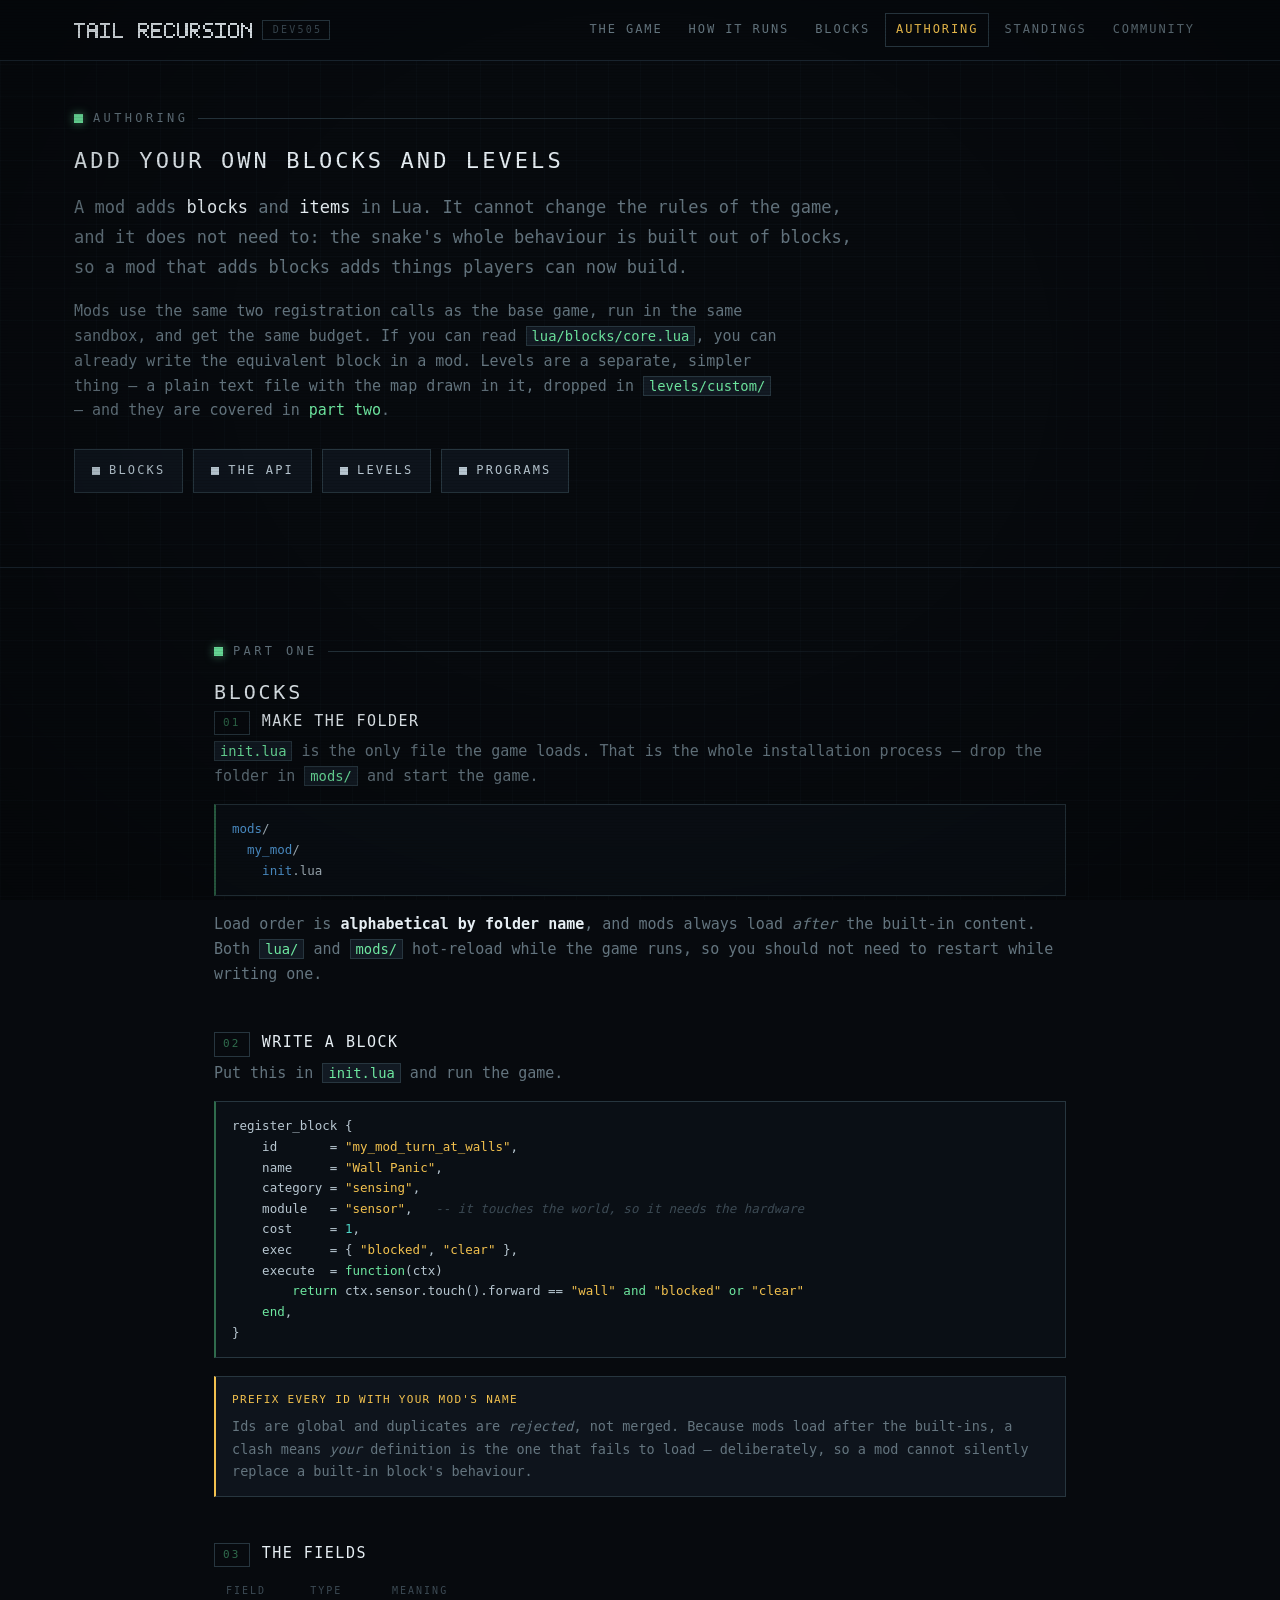
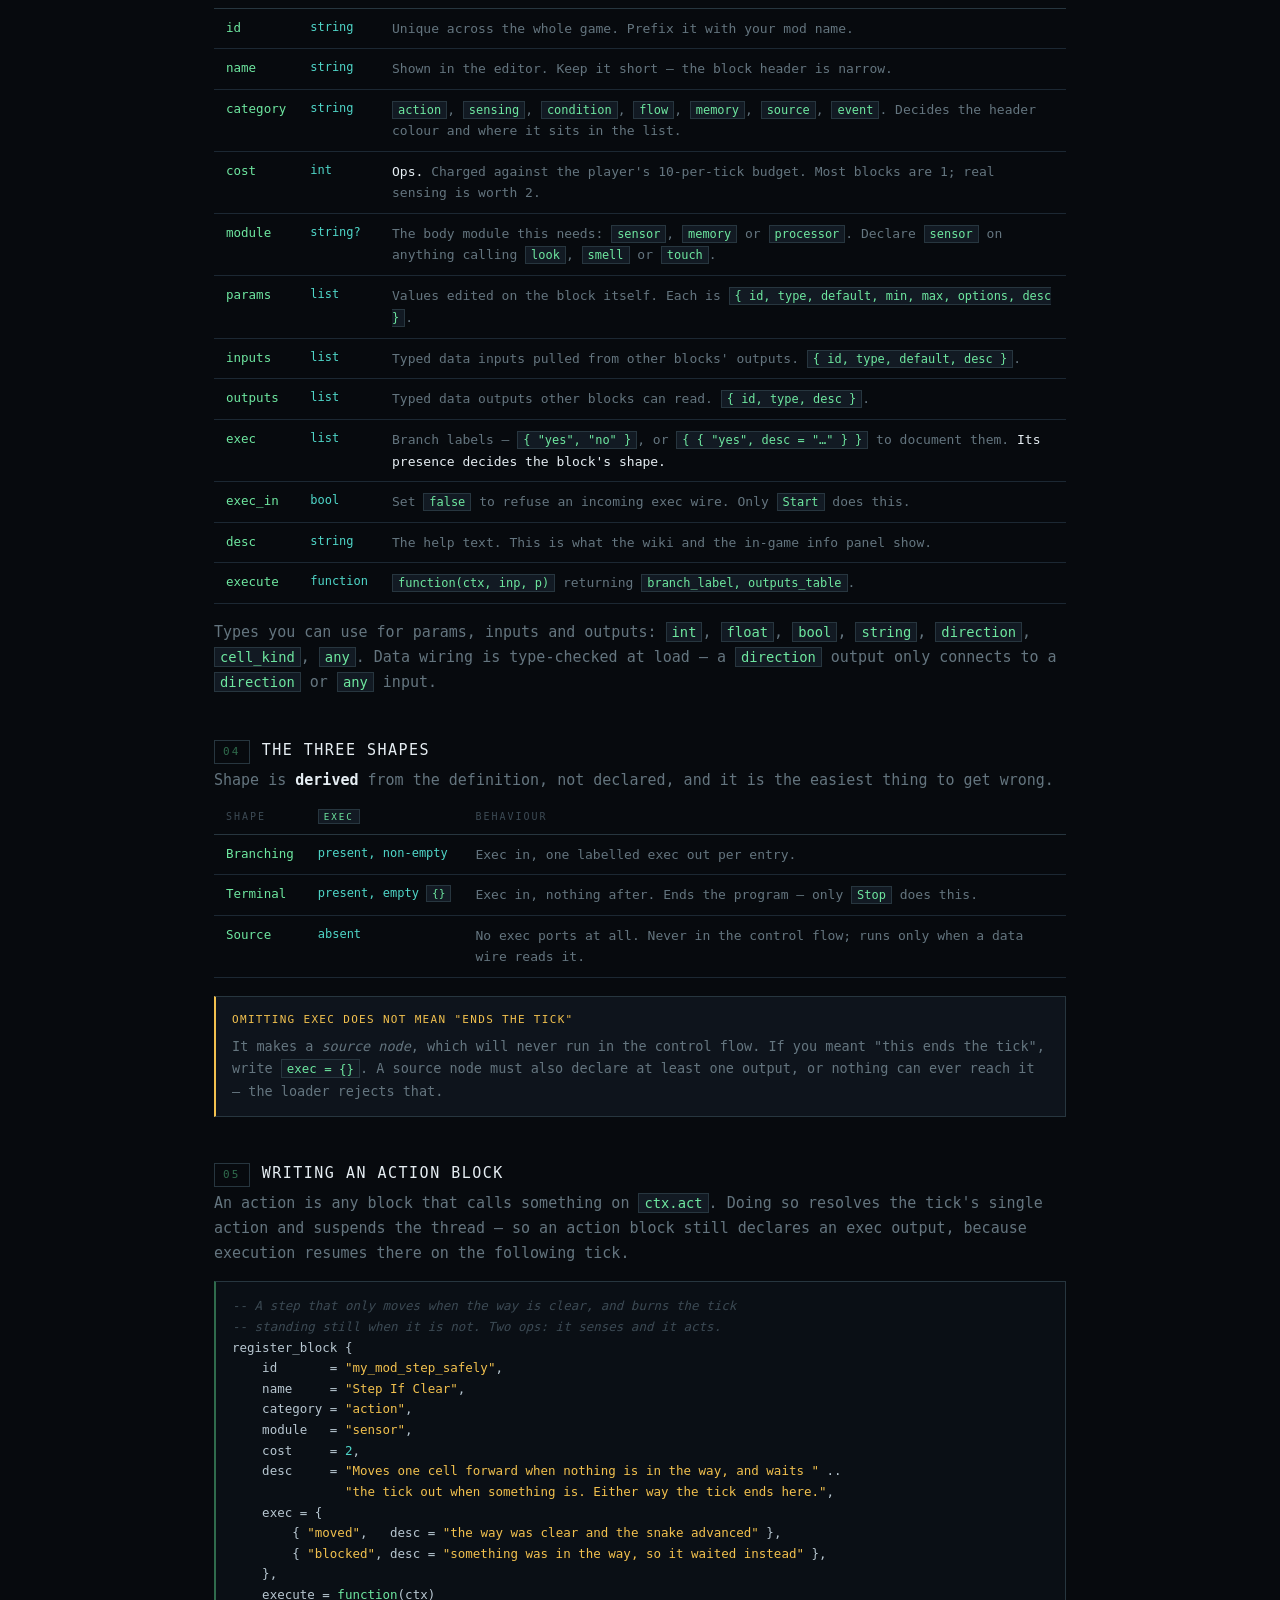
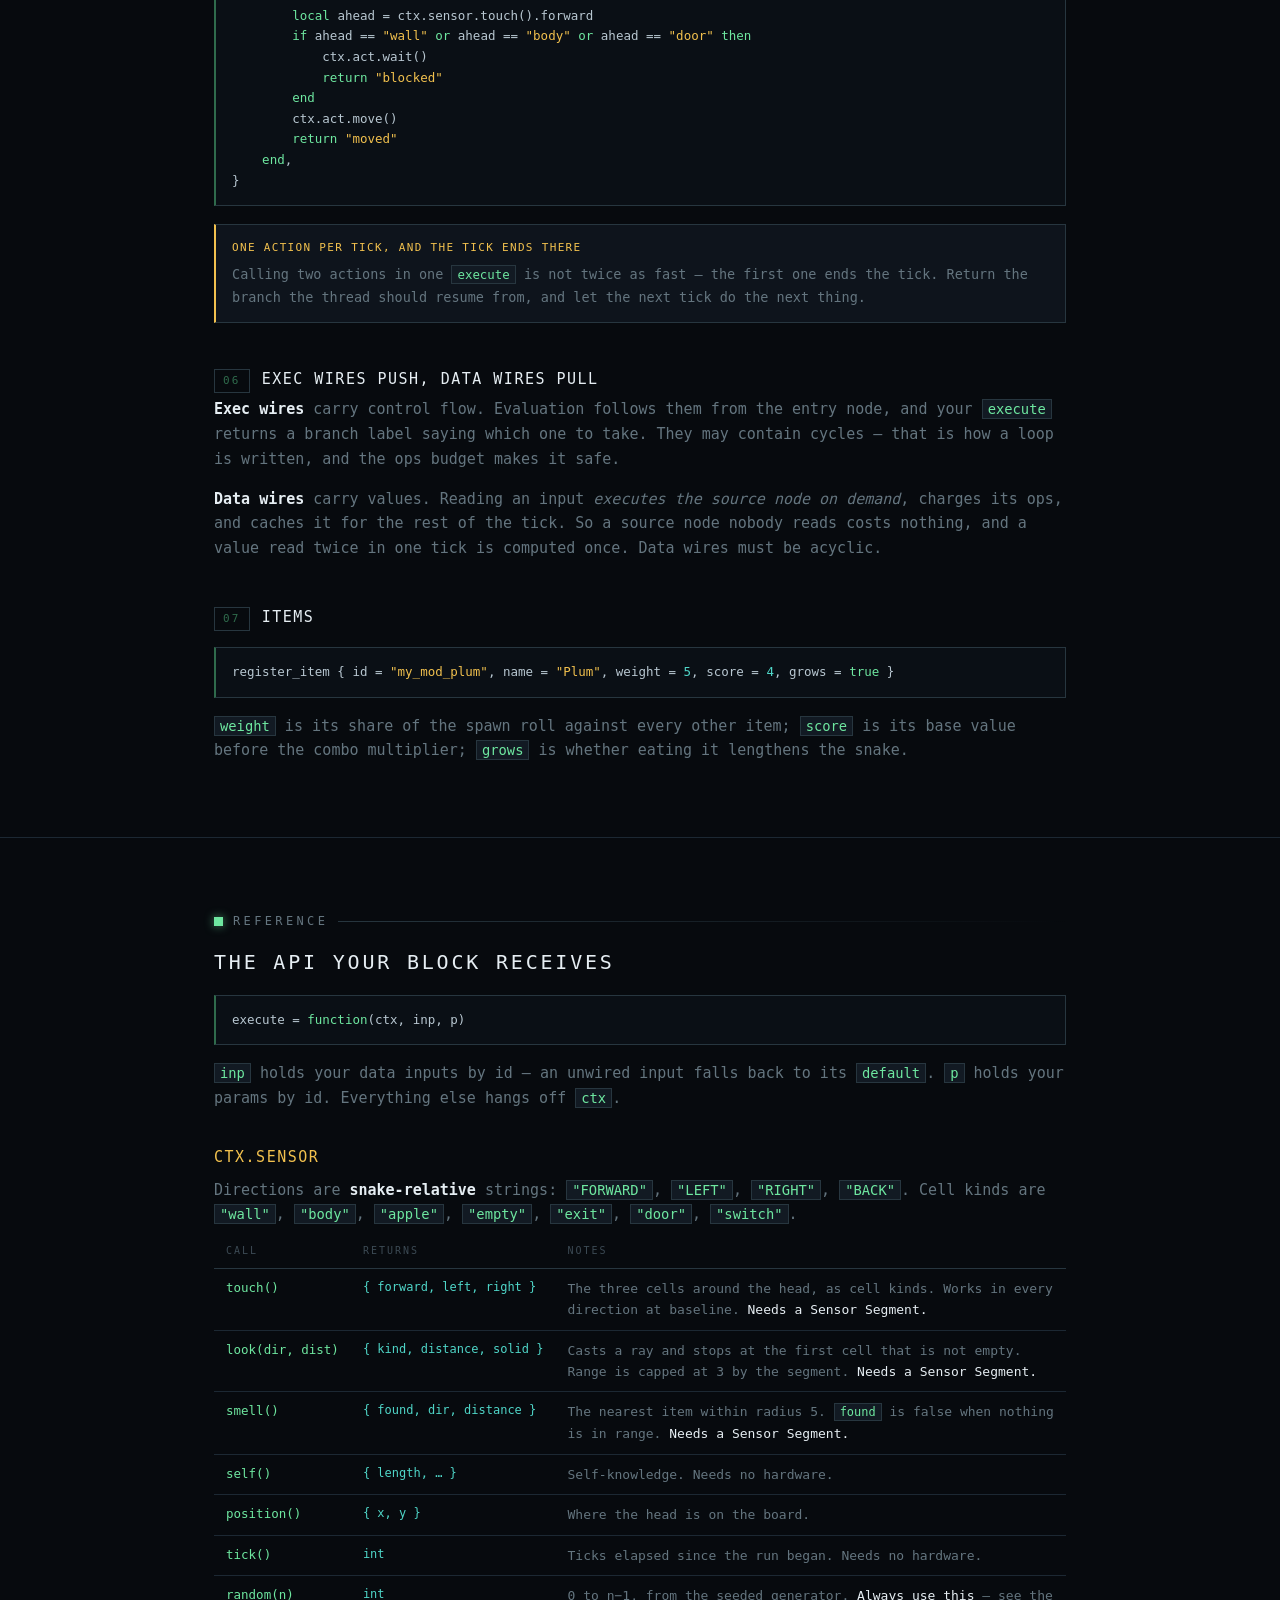
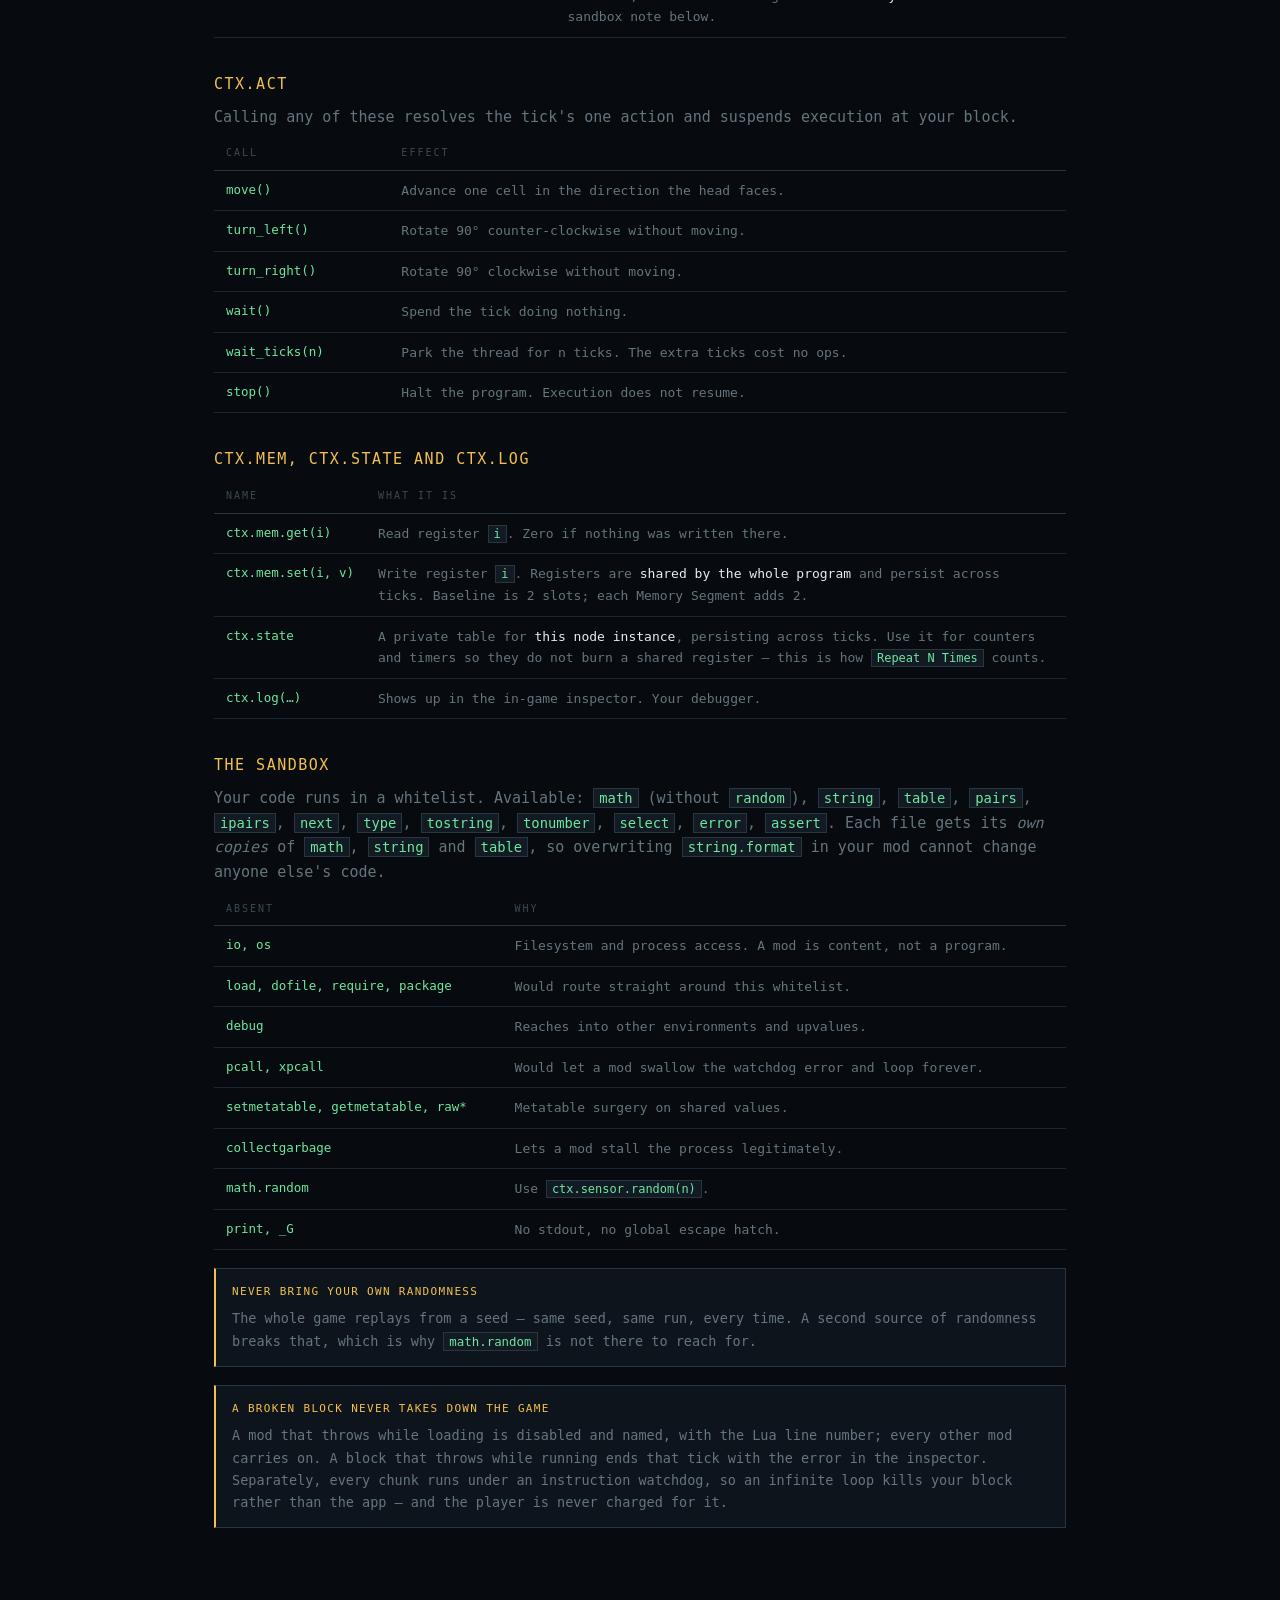
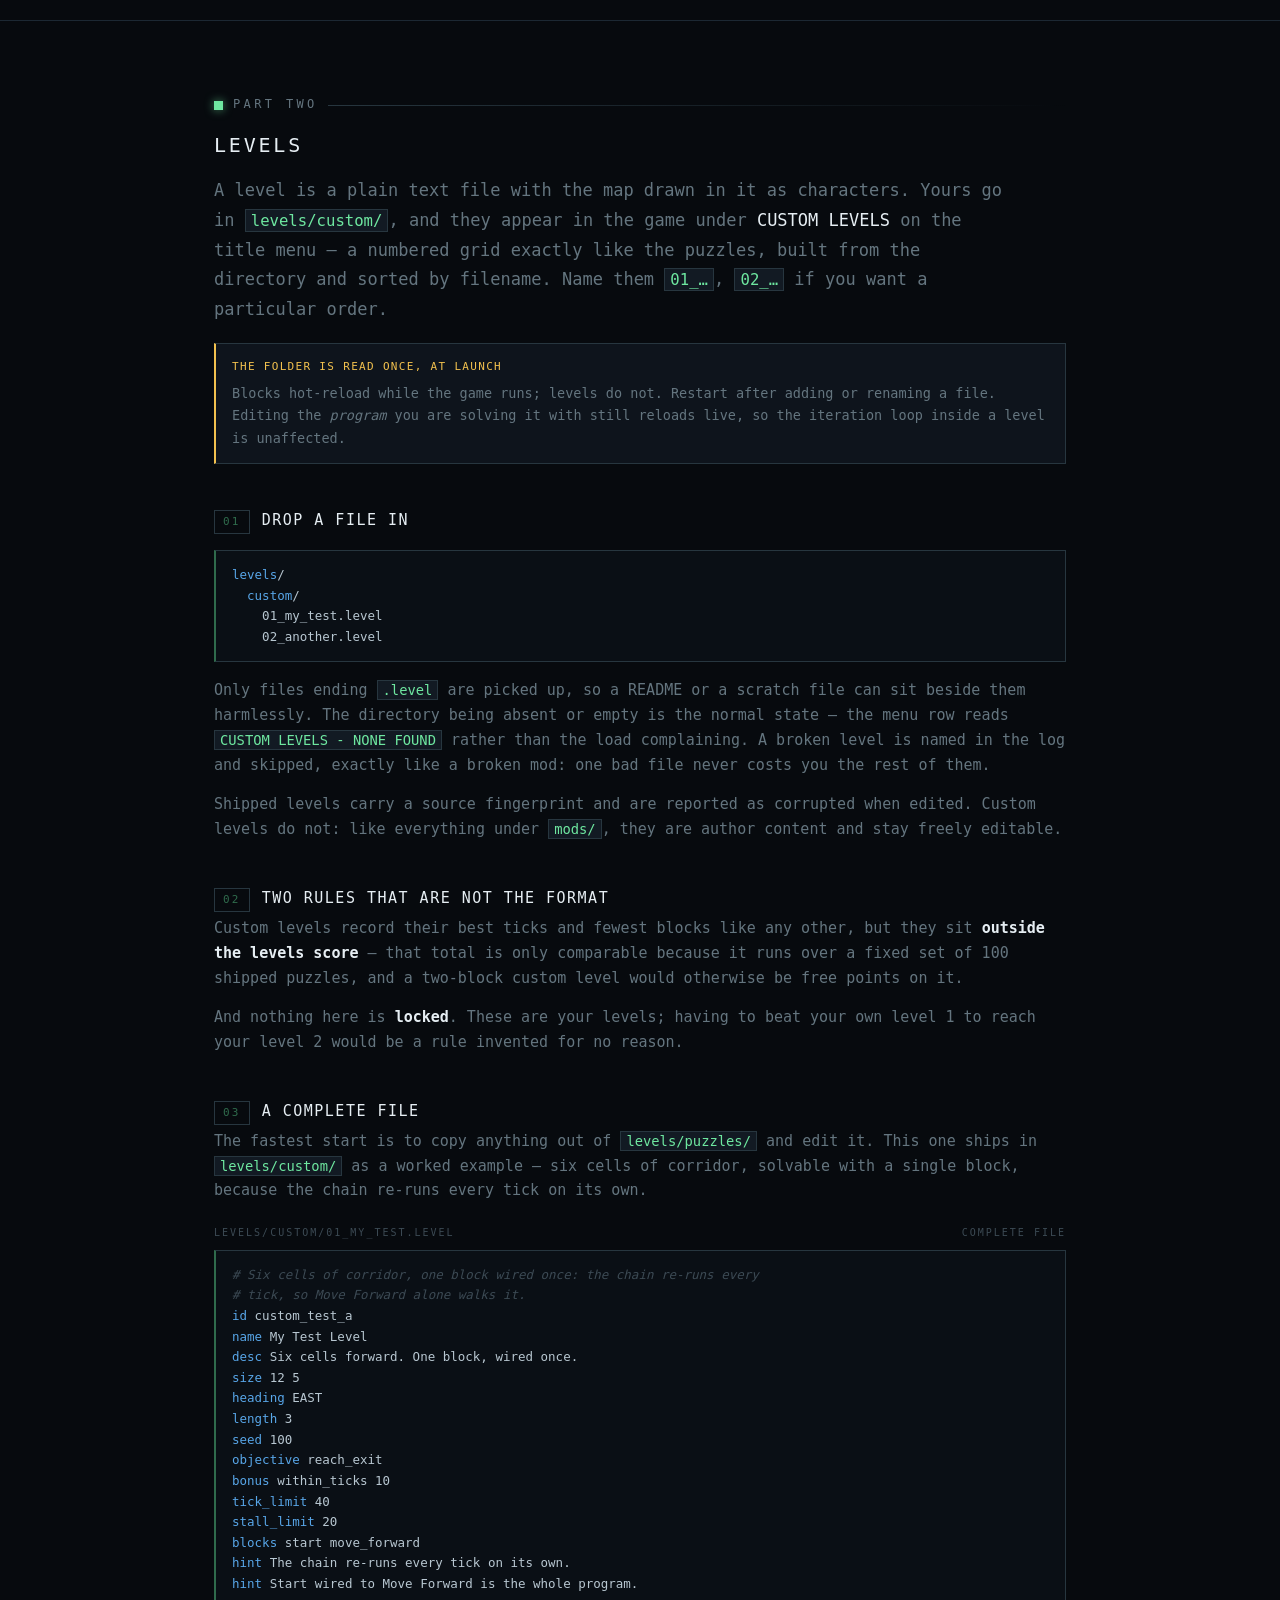
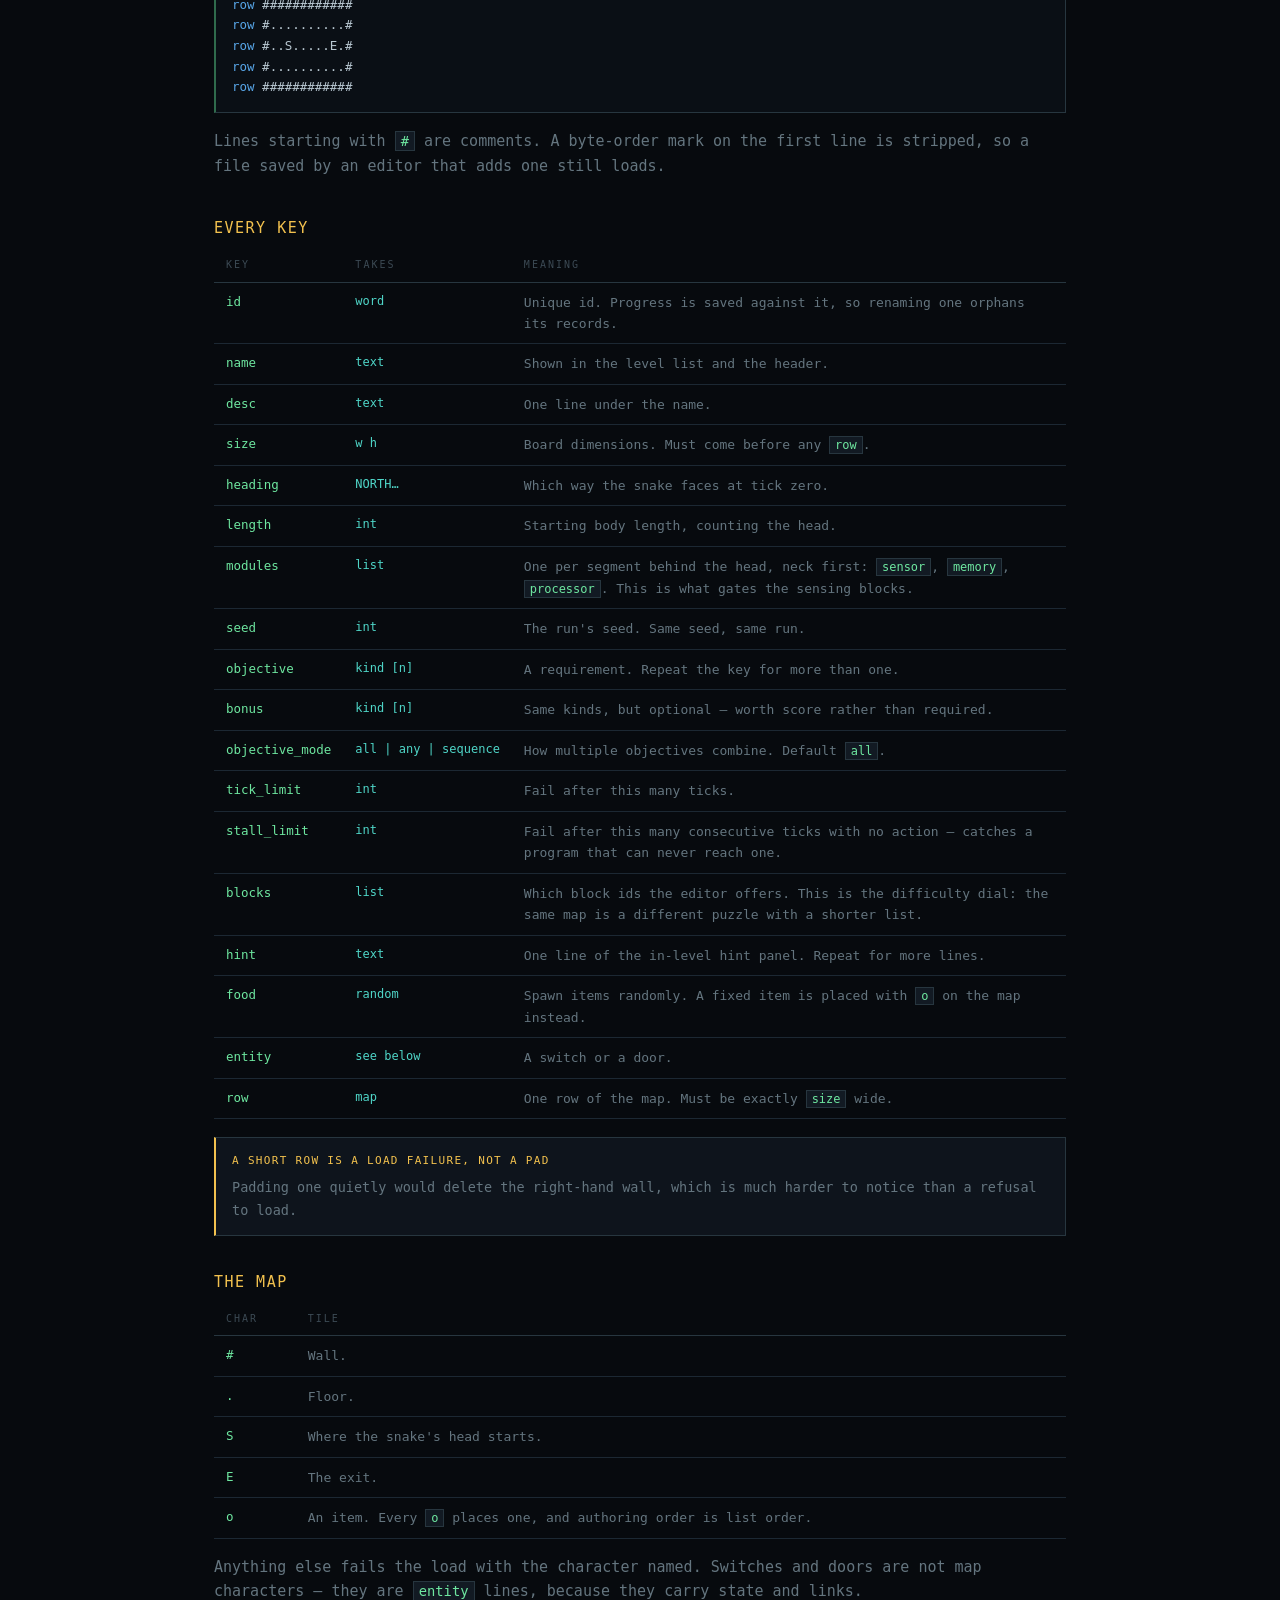
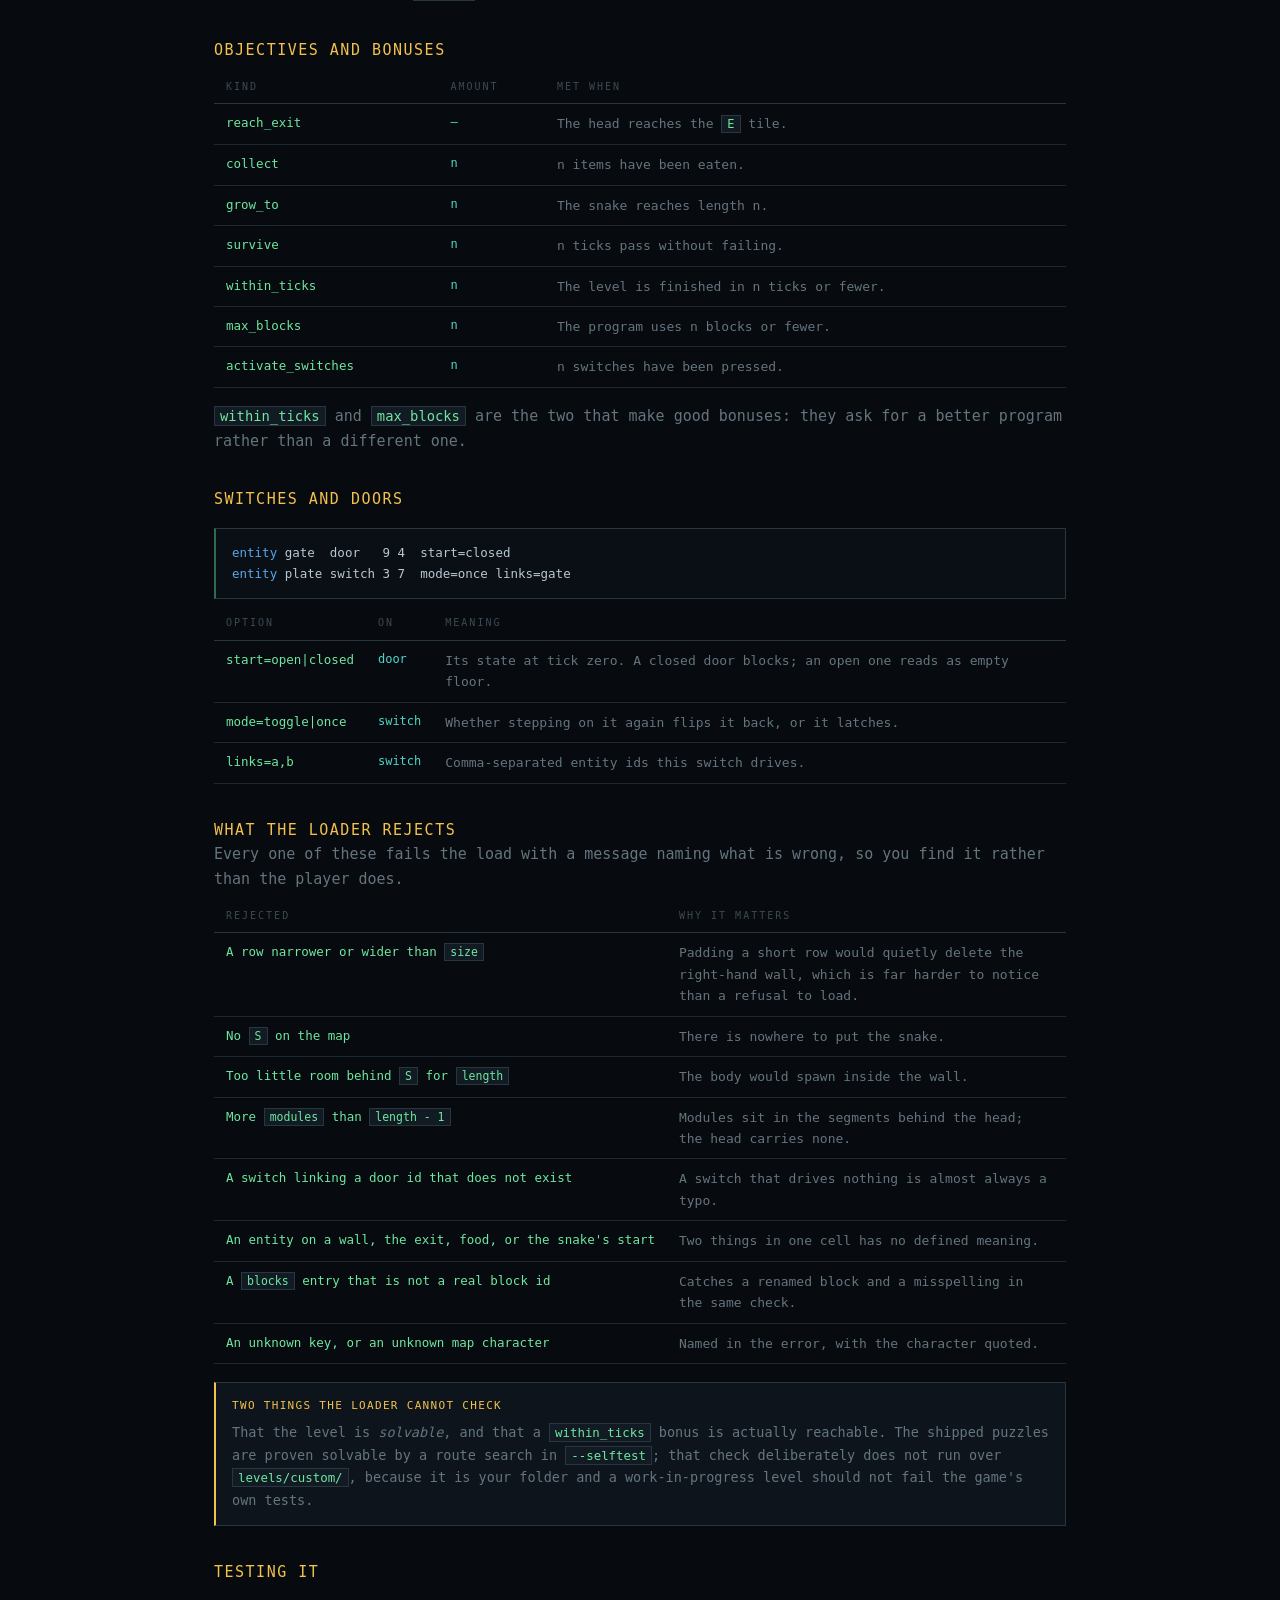
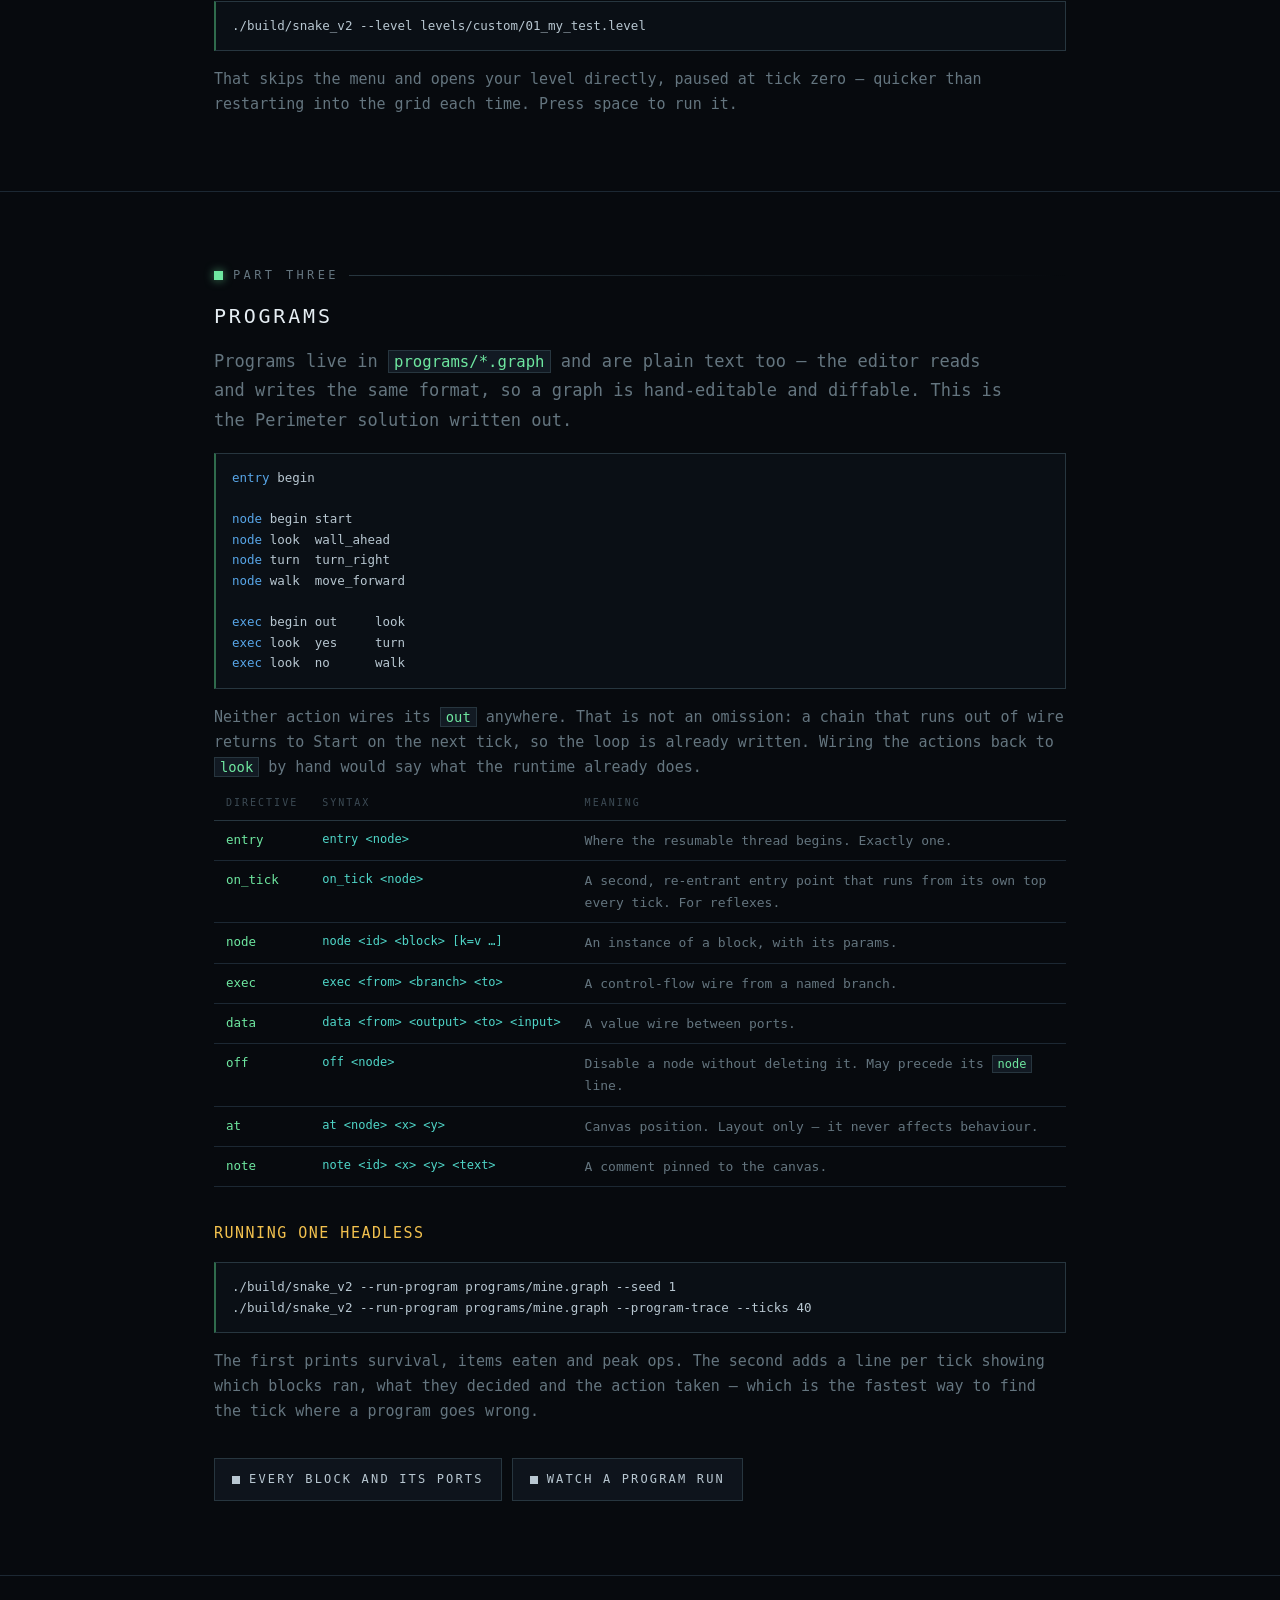
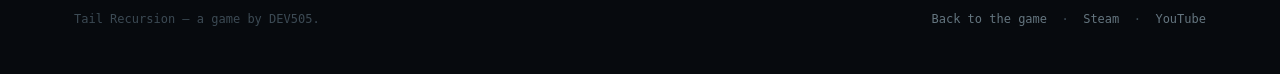
<file: authoring.html>
<!doctype html>
<html lang="en">
<head>
<meta charset="utf-8">
<meta name="viewport" content="width=device-width, initial-scale=1">
<title>Authoring — blocks, levels and the Lua API — Tail Recursion</title>
<meta name="description" content="How to add blocks and write levels for Tail Recursion: the register_block fields, the full ctx sensor and action API, the sandbox whitelist, and every key in the .level and .graph formats.">
<meta name="theme-color" content="#070a0e">
<meta name="author" content="DEV505">

<meta property="og:type" content="article">
<meta property="og:site_name" content="Tail Recursion">
<meta property="og:locale" content="en">
<meta property="og:title" content="Authoring — Tail Recursion">
<meta property="og:description" content="Add your own blocks and levels. The full Lua API, the sandbox, and every key in the level format.">
<meta name="twitter:card" content="summary">

<!-- seo:start -->
  <link rel="canonical" href="https://tailrecursiongame.com/authoring.html">
  <meta property="og:url" content="https://tailrecursiongame.com/authoring.html">
  <meta property="og:image" content="https://tailrecursiongame.com/assets/icon-512.png">
  <script type="application/ld+json">
{
  "@context": "https://schema.org",
  "@type": "TechArticle",
  "headline": "Authoring blocks and levels",
  "description": "How to add blocks and write levels for Tail Recursion: the register_block fields, the full ctx sensor and action API, the sandbox whitelist, and every key in the .level and .graph formats.",
  "url": "https://tailrecursiongame.com/authoring.html",
  "inLanguage": "en",
  "author": {
    "@type": "Person",
    "name": "DEV505",
    "url": "https://www.youtube.com/@devisv505",
    "sameAs": [
      "https://www.youtube.com/@devisv505"
    ]
  },
  "about": {
    "@type": "VideoGame",
    "name": "Tail Recursion",
    "url": "https://tailrecursiongame.com/"
  }
}
</script>
  <script type="application/ld+json">
{
  "@context": "https://schema.org",
  "@type": "BreadcrumbList",
  "itemListElement": [
    {
      "@type": "ListItem",
      "position": 1,
      "name": "Tail Recursion",
      "item": "https://tailrecursiongame.com/"
    },
    {
      "@type": "ListItem",
      "position": 2,
      "name": "Authoring blocks and levels",
      "item": "https://tailrecursiongame.com/authoring.html"
    }
  ]
}
</script>
<!-- seo:end -->

<link rel="icon" href="favicon.ico" sizes="16x16 32x32 48x48">
<link rel="apple-touch-icon" href="assets/icon-180.png">
<link rel="manifest" href="site.webmanifest">
<link rel="stylesheet" href="assets/css/site.css">
</head>
<body>

<a class="skip" href="#main">Skip to content</a>

<header class="top">
  <div class="wrap">
    <a class="brand" href="index.html" aria-label="Tail Recursion — home">
      <svg id="brandmark" role="img" aria-label="Tail Recursion"></svg>
      <span class="tag">DEV505</span>
    </a>
    <button class="menu-btn" id="menu-btn" aria-expanded="false" aria-controls="nav">MENU</button>
    <nav class="nav" id="nav">
      <a href="index.html#game">The Game</a>
      <a href="index.html#run">How It Runs</a>
      <a href="wiki.html">Blocks</a>
      <a href="authoring.html" aria-current="page">Authoring</a>
      <a href="index.html#standings">Standings</a>
      <a href="index.html#community">Community</a>
    </nav>
  </div>
</header>

<main id="main">

<section style="padding-top:48px">
  <div class="wrap">
    <p class="eyebrow">Authoring</p>
    <h1>Add your own blocks and levels</h1>
    <p class="lede dim" style="max-width:78ch;margin-top:14px">
      A mod adds <span class="hl">blocks</span> and <span class="hl">items</span> in Lua. It
      cannot change the rules of the game, and it does not need to: the snake's whole
      behaviour is built out of blocks, so a mod that adds blocks adds things players can now
      build.
    </p>
    <p class="dim" style="max-width:78ch">
      Mods use the same two registration calls as the base game, run in the same sandbox, and
      get the same budget. If you can read <code>lua/blocks/core.lua</code>, you can already
      write the equivalent block in a mod. Levels are a separate, simpler thing — a plain text
      file with the map drawn in it, dropped in <code>levels/custom/</code> — and they are
      covered in <a href="#levels">part two</a>.
    </p>

    <div class="cta">
      <a class="btn" href="#blocks"><span class="btn__dot"></span>Blocks</a>
      <a class="btn" href="#api"><span class="btn__dot"></span>The API</a>
      <a class="btn" href="#levels"><span class="btn__dot"></span>Levels</a>
      <a class="btn" href="#graphs"><span class="btn__dot"></span>Programs</a>
    </div>
  </div>
</section>

<!-- ==================================================================== -->
<section id="blocks">
  <div class="wrap" style="max-width:900px">
    <p class="eyebrow">Part one</p>
    <h2>Blocks</h2>

    <div class="step"><span class="step__n">01</span><h3>Make the folder</h3></div>
    <p class="dim"><code>init.lua</code> is the only file the game loads. That is the whole
      installation process — drop the folder in <code>mods/</code> and start the game.</p>

<pre class="code" data-lang="level">mods/
  my_mod/
    init.lua</pre>

    <p class="dim">Load order is <b class="hl">alphabetical by folder name</b>, and mods always
      load <em>after</em> the built-in content. Both <code>lua/</code> and
      <code>mods/</code> hot-reload while the game runs, so you should not need to restart
      while writing one.</p>

    <div class="step"><span class="step__n">02</span><h3>Write a block</h3></div>
    <p class="dim">Put this in <code>init.lua</code> and run the game.</p>

<pre class="code" data-lang="lua">register_block {
    id       = "my_mod_turn_at_walls",
    name     = "Wall Panic",
    category = "sensing",
    module   = "sensor",   -- it touches the world, so it needs the hardware
    cost     = 1,
    exec     = { "blocked", "clear" },
    execute  = function(ctx)
        return ctx.sensor.touch().forward == "wall" and "blocked" or "clear"
    end,
}</pre>

    <div class="warn">
      <b>Prefix every id with your mod's name</b>
      Ids are global and duplicates are <em>rejected</em>, not merged. Because mods load after
      the built-ins, a clash means <em>your</em> definition is the one that fails to load —
      deliberately, so a mod cannot silently replace a built-in block's behaviour.
    </div>

    <div class="step"><span class="step__n">03</span><h3>The fields</h3></div>

    <div class="api-wrap">
      <table class="api">
        <thead><tr><th>Field</th><th>Type</th><th>Meaning</th></tr></thead>
        <tbody>
          <tr><td>id</td><td class="t">string</td>
            <td>Unique across the whole game. Prefix it with your mod name.</td></tr>
          <tr><td>name</td><td class="t">string</td>
            <td>Shown in the editor. Keep it short — the block header is narrow.</td></tr>
          <tr><td>category</td><td class="t">string</td>
            <td><code>action</code>, <code>sensing</code>, <code>condition</code>,
              <code>flow</code>, <code>memory</code>, <code>source</code>,
              <code>event</code>. Decides the header colour and where it sits in the list.</td></tr>
          <tr><td>cost</td><td class="t">int</td>
            <td><b>Ops.</b> Charged against the player's 10-per-tick budget. Most blocks are
              1; real sensing is worth 2.</td></tr>
          <tr><td>module</td><td class="t">string?</td>
            <td>The body module this needs: <code>sensor</code>, <code>memory</code> or
              <code>processor</code>. Declare <code>sensor</code> on anything calling
              <code>look</code>, <code>smell</code> or <code>touch</code>.</td></tr>
          <tr><td>params</td><td class="t">list</td>
            <td>Values edited on the block itself. Each is
              <code>{ id, type, default, min, max, options, desc }</code>.</td></tr>
          <tr><td>inputs</td><td class="t">list</td>
            <td>Typed data inputs pulled from other blocks' outputs.
              <code>{ id, type, default, desc }</code>.</td></tr>
          <tr><td>outputs</td><td class="t">list</td>
            <td>Typed data outputs other blocks can read. <code>{ id, type, desc }</code>.</td></tr>
          <tr><td>exec</td><td class="t">list</td>
            <td>Branch labels — <code>{ "yes", "no" }</code>, or
              <code>{ { "yes", desc = "…" } }</code> to document them.
              <b>Its presence decides the block's shape.</b></td></tr>
          <tr><td>exec_in</td><td class="t">bool</td>
            <td>Set <code>false</code> to refuse an incoming exec wire. Only
              <code>Start</code> does this.</td></tr>
          <tr><td>desc</td><td class="t">string</td>
            <td>The help text. This is what the wiki and the in-game info panel show.</td></tr>
          <tr><td>execute</td><td class="t">function</td>
            <td><code>function(ctx, inp, p)</code> returning
              <code>branch_label, outputs_table</code>.</td></tr>
        </tbody>
      </table>
    </div>

    <p class="dim">Types you can use for params, inputs and outputs:
      <code>int</code>, <code>float</code>, <code>bool</code>, <code>string</code>,
      <code>direction</code>, <code>cell_kind</code>, <code>any</code>. Data wiring is
      type-checked at load — a <code>direction</code> output only connects to a
      <code>direction</code> or <code>any</code> input.</p>

    <div class="step"><span class="step__n">04</span><h3>The three shapes</h3></div>
    <p class="dim">Shape is <b class="hl">derived</b> from the definition, not declared, and
      it is the easiest thing to get wrong.</p>

    <div class="api-wrap">
      <table class="api">
        <thead><tr><th>Shape</th><th><code>exec</code></th><th>Behaviour</th></tr></thead>
        <tbody>
          <tr><td>Branching</td><td class="t">present, non-empty</td>
            <td>Exec in, one labelled exec out per entry.</td></tr>
          <tr><td>Terminal</td><td class="t">present, empty <code>{}</code></td>
            <td>Exec in, nothing after. Ends the program — only <code>Stop</code> does this.</td></tr>
          <tr><td>Source</td><td class="t">absent</td>
            <td>No exec ports at all. Never in the control flow; runs only when a data wire
              reads it.</td></tr>
        </tbody>
      </table>
    </div>

    <div class="warn">
      <b>Omitting exec does not mean "ends the tick"</b>
      It makes a <em>source node</em>, which will never run in the control flow. If you meant
      "this ends the tick", write <code>exec = {}</code>. A source node must also declare at
      least one output, or nothing can ever reach it — the loader rejects that.
    </div>

    <div class="step"><span class="step__n">05</span><h3>Writing an action block</h3></div>
    <p class="dim">An action is any block that calls something on <code>ctx.act</code>.
      Doing so resolves the tick's single action and suspends the thread — so an action block
      still declares an exec output, because execution resumes there on the following tick.</p>

<pre class="code" data-lang="lua">-- A step that only moves when the way is clear, and burns the tick
-- standing still when it is not. Two ops: it senses and it acts.
register_block {
    id       = "my_mod_step_safely",
    name     = "Step If Clear",
    category = "action",
    module   = "sensor",
    cost     = 2,
    desc     = "Moves one cell forward when nothing is in the way, and waits " ..
               "the tick out when something is. Either way the tick ends here.",
    exec = {
        { "moved",   desc = "the way was clear and the snake advanced" },
        { "blocked", desc = "something was in the way, so it waited instead" },
    },
    execute = function(ctx)
        local ahead = ctx.sensor.touch().forward
        if ahead == "wall" or ahead == "body" or ahead == "door" then
            ctx.act.wait()
            return "blocked"
        end
        ctx.act.move()
        return "moved"
    end,
}</pre>

    <div class="warn">
      <b>One action per tick, and the tick ends there</b>
      Calling two actions in one <code>execute</code> is not twice as fast — the first one
      ends the tick. Return the branch the thread should resume from, and let the next tick
      do the next thing.
    </div>

    <div class="step"><span class="step__n">06</span><h3>Exec wires push, data wires pull</h3></div>
    <p class="dim">
      <b class="hl">Exec wires</b> carry control flow. Evaluation follows them from the entry
      node, and your <code>execute</code> returns a branch label saying which one to take.
      They may contain cycles — that is how a loop is written, and the ops budget makes it
      safe.
    </p>
    <p class="dim">
      <b class="hl">Data wires</b> carry values. Reading an input <em>executes the source node
      on demand</em>, charges its ops, and caches it for the rest of the tick. So a source
      node nobody reads costs nothing, and a value read twice in one tick is computed once.
      Data wires must be acyclic.
    </p>

    <div class="step"><span class="step__n">07</span><h3>Items</h3></div>
<pre class="code" data-lang="lua">register_item { id = "my_mod_plum", name = "Plum", weight = 5, score = 4, grows = true }</pre>
    <p class="dim"><code>weight</code> is its share of the spawn roll against every other item;
      <code>score</code> is its base value before the combo multiplier; <code>grows</code> is
      whether eating it lengthens the snake.</p>
  </div>
</section>

<!-- ==================================================================== -->
<section id="api">
  <div class="wrap" style="max-width:900px">
    <p class="eyebrow">Reference</p>
    <h2>The API your block receives</h2>

<pre class="code" data-lang="lua">execute = function(ctx, inp, p)</pre>

    <p class="dim"><code>inp</code> holds your data inputs by id — an unwired input falls back
      to its <code>default</code>. <code>p</code> holds your params by id. Everything else
      hangs off <code>ctx</code>.</p>

    <h3 class="amber" style="margin-top:34px">ctx.sensor</h3>
    <p class="dim" style="margin-top:8px">Directions are <b class="hl">snake-relative</b>
      strings: <code>"FORWARD"</code>, <code>"LEFT"</code>, <code>"RIGHT"</code>,
      <code>"BACK"</code>. Cell kinds are <code>"wall"</code>, <code>"body"</code>,
      <code>"apple"</code>, <code>"empty"</code>, <code>"exit"</code>, <code>"door"</code>,
      <code>"switch"</code>.</p>

    <div class="api-wrap">
      <table class="api">
        <thead><tr><th>Call</th><th>Returns</th><th>Notes</th></tr></thead>
        <tbody>
          <tr><td>touch()</td><td class="t">{ forward, left, right }</td>
            <td>The three cells around the head, as cell kinds. Works in every direction at
              baseline. <b>Needs a Sensor Segment.</b></td></tr>
          <tr><td>look(dir, dist)</td><td class="t">{ kind, distance, solid }</td>
            <td>Casts a ray and stops at the first cell that is not empty. Range is capped at
              3 by the segment. <b>Needs a Sensor Segment.</b></td></tr>
          <tr><td>smell()</td><td class="t">{ found, dir, distance }</td>
            <td>The nearest item within radius 5. <code>found</code> is false when nothing is
              in range. <b>Needs a Sensor Segment.</b></td></tr>
          <tr><td>self()</td><td class="t">{ length, … }</td>
            <td>Self-knowledge. Needs no hardware.</td></tr>
          <tr><td>position()</td><td class="t">{ x, y }</td>
            <td>Where the head is on the board.</td></tr>
          <tr><td>tick()</td><td class="t">int</td>
            <td>Ticks elapsed since the run began. Needs no hardware.</td></tr>
          <tr><td>random(n)</td><td class="t">int</td>
            <td>0 to n−1, from the seeded generator. <b>Always use this</b> — see the sandbox
              note below.</td></tr>
        </tbody>
      </table>
    </div>

    <h3 class="amber" style="margin-top:34px">ctx.act</h3>
    <p class="dim" style="margin-top:8px">Calling any of these resolves the tick's one action
      and suspends execution at your block.</p>

    <div class="api-wrap">
      <table class="api">
        <thead><tr><th>Call</th><th>Effect</th></tr></thead>
        <tbody>
          <tr><td>move()</td><td>Advance one cell in the direction the head faces.</td></tr>
          <tr><td>turn_left()</td><td>Rotate 90° counter-clockwise without moving.</td></tr>
          <tr><td>turn_right()</td><td>Rotate 90° clockwise without moving.</td></tr>
          <tr><td>wait()</td><td>Spend the tick doing nothing.</td></tr>
          <tr><td>wait_ticks(n)</td><td>Park the thread for n ticks. The extra ticks cost no ops.</td></tr>
          <tr><td>stop()</td><td>Halt the program. Execution does not resume.</td></tr>
        </tbody>
      </table>
    </div>

    <h3 class="amber" style="margin-top:34px">ctx.mem, ctx.state and ctx.log</h3>

    <div class="api-wrap">
      <table class="api">
        <thead><tr><th>Name</th><th>What it is</th></tr></thead>
        <tbody>
          <tr><td>ctx.mem.get(i)</td>
            <td>Read register <code>i</code>. Zero if nothing was written there.</td></tr>
          <tr><td>ctx.mem.set(i, v)</td>
            <td>Write register <code>i</code>. Registers are <b>shared by the whole
              program</b> and persist across ticks. Baseline is 2 slots; each Memory Segment
              adds 2.</td></tr>
          <tr><td>ctx.state</td>
            <td>A private table for <b>this node instance</b>, persisting across ticks. Use it
              for counters and timers so they do not burn a shared register — this is how
              <code>Repeat N Times</code> counts.</td></tr>
          <tr><td>ctx.log(…)</td>
            <td>Shows up in the in-game inspector. Your debugger.</td></tr>
        </tbody>
      </table>
    </div>

    <h3 class="amber" style="margin-top:34px">The sandbox</h3>
    <p class="dim" style="margin-top:8px">Your code runs in a whitelist. Available:
      <code>math</code> (without <code>random</code>), <code>string</code>,
      <code>table</code>, <code>pairs</code>, <code>ipairs</code>, <code>next</code>,
      <code>type</code>, <code>tostring</code>, <code>tonumber</code>, <code>select</code>,
      <code>error</code>, <code>assert</code>. Each file gets its <em>own copies</em> of
      <code>math</code>, <code>string</code> and <code>table</code>, so overwriting
      <code>string.format</code> in your mod cannot change anyone else's code.</p>

    <div class="api-wrap">
      <table class="api">
        <thead><tr><th>Absent</th><th>Why</th></tr></thead>
        <tbody>
          <tr><td>io, os</td><td>Filesystem and process access. A mod is content, not a program.</td></tr>
          <tr><td>load, dofile, require, package</td><td>Would route straight around this whitelist.</td></tr>
          <tr><td>debug</td><td>Reaches into other environments and upvalues.</td></tr>
          <tr><td>pcall, xpcall</td><td>Would let a mod swallow the watchdog error and loop forever.</td></tr>
          <tr><td>setmetatable, getmetatable, raw*</td><td>Metatable surgery on shared values.</td></tr>
          <tr><td>collectgarbage</td><td>Lets a mod stall the process legitimately.</td></tr>
          <tr><td>math.random</td><td>Use <code>ctx.sensor.random(n)</code>.</td></tr>
          <tr><td>print, _G</td><td>No stdout, no global escape hatch.</td></tr>
        </tbody>
      </table>
    </div>

    <div class="warn">
      <b>Never bring your own randomness</b>
      The whole game replays from a seed — same seed, same run, every time. A second source of
      randomness breaks that, which is why <code>math.random</code> is not there to reach for.
    </div>

    <div class="warn">
      <b>A broken block never takes down the game</b>
      A mod that throws while loading is disabled and named, with the Lua line number; every
      other mod carries on. A block that throws while running ends that tick with the error in
      the inspector. Separately, every chunk runs under an instruction watchdog, so an
      infinite loop kills your block rather than the app — and the player is never charged for
      it.
    </div>
  </div>
</section>

<!-- ==================================================================== -->
<section id="levels">
  <div class="wrap" style="max-width:900px">
    <p class="eyebrow">Part two</p>
    <h2>Levels</h2>
    <p class="lede dim" style="max-width:78ch;margin-top:14px">
      A level is a plain text file with the map drawn in it as characters. Yours go in
      <code>levels/custom/</code>, and they appear in the game under
      <span class="hl">CUSTOM LEVELS</span> on the title menu — a numbered grid exactly like
      the puzzles, built from the directory and sorted by filename. Name them
      <code>01_…</code>, <code>02_…</code> if you want a particular order.
    </p>

    <div class="warn">
      <b>The folder is read once, at launch</b>
      Blocks hot-reload while the game runs; levels do not. Restart after adding or renaming
      a file. Editing the <em>program</em> you are solving it with still reloads live, so the
      iteration loop inside a level is unaffected.
    </div>

    <div class="step"><span class="step__n">01</span><h3>Drop a file in</h3></div>

<pre class="code" data-lang="level">levels/
  custom/
    01_my_test.level
    02_another.level</pre>

    <p class="dim">
      Only files ending <code>.level</code> are picked up, so a README or a scratch file can
      sit beside them harmlessly. The directory being absent or empty is the normal state —
      the menu row reads <code>CUSTOM LEVELS - NONE FOUND</code> rather than the load
      complaining. A broken level is named in the log and skipped, exactly like a broken mod:
      one bad file never costs you the rest of them.
    </p>
    <p class="dim">
      Shipped levels carry a source fingerprint and are reported as corrupted when edited.
      Custom levels do not: like everything under <code>mods/</code>, they are author content
      and stay freely editable.
    </p>

    <div class="step"><span class="step__n">02</span><h3>Two rules that are not the format</h3></div>
    <p class="dim">
      Custom levels record their best ticks and fewest blocks like any other, but they sit
      <b class="hl">outside the levels score</b> — that total is only comparable because it
      runs over a fixed set of 100 shipped puzzles, and a two-block custom level would
      otherwise be free points on it.
    </p>
    <p class="dim">
      And nothing here is <b class="hl">locked</b>. These are your levels; having to beat your
      own level 1 to reach your level 2 would be a rule invented for no reason.
    </p>

    <div class="step"><span class="step__n">03</span><h3>A complete file</h3></div>
    <p class="dim">
      The fastest start is to copy anything out of <code>levels/puzzles/</code> and edit it.
      This one ships in <code>levels/custom/</code> as a worked example — six cells of
      corridor, solvable with a single block, because the chain re-runs every tick on its own.
    </p>

    <p class="code-label"><span>levels/custom/01_my_test.level</span><span>complete file</span></p>
<pre class="code" data-lang="level"># Six cells of corridor, one block wired once: the chain re-runs every
# tick, so Move Forward alone walks it.
id custom_test_a
name My Test Level
desc Six cells forward. One block, wired once.
size 12 5
heading EAST
length 3
seed 100
objective reach_exit
bonus within_ticks 10
tick_limit 40
stall_limit 20
blocks start move_forward
hint The chain re-runs every tick on its own.
hint Start wired to Move Forward is the whole program.
row ############
row #..........#
row #..S.....E.#
row #..........#
row ############</pre>

    <p class="dim">Lines starting with <code>#</code> are comments. A byte-order mark on the
      first line is stripped, so a file saved by an editor that adds one still loads.</p>

    <h3 class="amber" style="margin-top:38px">Every key</h3>

    <div class="api-wrap">
      <table class="api">
        <thead><tr><th>Key</th><th>Takes</th><th>Meaning</th></tr></thead>
        <tbody>
          <tr><td>id</td><td class="t">word</td><td>Unique id. Progress is saved against it, so renaming one orphans its records.</td></tr>
          <tr><td>name</td><td class="t">text</td><td>Shown in the level list and the header.</td></tr>
          <tr><td>desc</td><td class="t">text</td><td>One line under the name.</td></tr>
          <tr><td>size</td><td class="t">w h</td><td>Board dimensions. Must come before any <code>row</code>.</td></tr>
          <tr><td>heading</td><td class="t">NORTH…</td><td>Which way the snake faces at tick zero.</td></tr>
          <tr><td>length</td><td class="t">int</td><td>Starting body length, counting the head.</td></tr>
          <tr><td>modules</td><td class="t">list</td><td>One per segment behind the head, neck first: <code>sensor</code>, <code>memory</code>, <code>processor</code>. This is what gates the sensing blocks.</td></tr>
          <tr><td>seed</td><td class="t">int</td><td>The run's seed. Same seed, same run.</td></tr>
          <tr><td>objective</td><td class="t">kind [n]</td><td>A requirement. Repeat the key for more than one.</td></tr>
          <tr><td>bonus</td><td class="t">kind [n]</td><td>Same kinds, but optional — worth score rather than required.</td></tr>
          <tr><td>objective_mode</td><td class="t">all | any | sequence</td><td>How multiple objectives combine. Default <code>all</code>.</td></tr>
          <tr><td>tick_limit</td><td class="t">int</td><td>Fail after this many ticks.</td></tr>
          <tr><td>stall_limit</td><td class="t">int</td><td>Fail after this many consecutive ticks with no action — catches a program that can never reach one.</td></tr>
          <tr><td>blocks</td><td class="t">list</td><td>Which block ids the editor offers. This is the difficulty dial: the same map is a different puzzle with a shorter list.</td></tr>
          <tr><td>hint</td><td class="t">text</td><td>One line of the in-level hint panel. Repeat for more lines.</td></tr>
          <tr><td>food</td><td class="t">random</td><td>Spawn items randomly. A fixed item is placed with <code>o</code> on the map instead.</td></tr>
          <tr><td>entity</td><td class="t">see below</td><td>A switch or a door.</td></tr>
          <tr><td>row</td><td class="t">map</td><td>One row of the map. Must be exactly <code>size</code> wide.</td></tr>
        </tbody>
      </table>
    </div>

    <div class="warn">
      <b>A short row is a load failure, not a pad</b>
      Padding one quietly would delete the right-hand wall, which is much harder to notice
      than a refusal to load.
    </div>

    <h3 class="amber" style="margin-top:34px">The map</h3>

    <div class="api-wrap">
      <table class="api">
        <thead><tr><th>Char</th><th>Tile</th></tr></thead>
        <tbody>
          <tr><td>#</td><td>Wall.</td></tr>
          <tr><td>.</td><td>Floor.</td></tr>
          <tr><td>S</td><td>Where the snake's head starts.</td></tr>
          <tr><td>E</td><td>The exit.</td></tr>
          <tr><td>o</td><td>An item. Every <code>o</code> places one, and authoring order is list order.</td></tr>
        </tbody>
      </table>
    </div>
    <p class="dim">Anything else fails the load with the character named. Switches and doors
      are not map characters — they are <code>entity</code> lines, because they carry state
      and links.</p>

    <h3 class="amber" style="margin-top:34px">Objectives and bonuses</h3>

    <div class="api-wrap">
      <table class="api">
        <thead><tr><th>Kind</th><th>Amount</th><th>Met when</th></tr></thead>
        <tbody>
          <tr><td>reach_exit</td><td class="t">—</td><td>The head reaches the <code>E</code> tile.</td></tr>
          <tr><td>collect</td><td class="t">n</td><td>n items have been eaten.</td></tr>
          <tr><td>grow_to</td><td class="t">n</td><td>The snake reaches length n.</td></tr>
          <tr><td>survive</td><td class="t">n</td><td>n ticks pass without failing.</td></tr>
          <tr><td>within_ticks</td><td class="t">n</td><td>The level is finished in n ticks or fewer.</td></tr>
          <tr><td>max_blocks</td><td class="t">n</td><td>The program uses n blocks or fewer.</td></tr>
          <tr><td>activate_switches</td><td class="t">n</td><td>n switches have been pressed.</td></tr>
        </tbody>
      </table>
    </div>

    <p class="dim"><code>within_ticks</code> and <code>max_blocks</code> are the two that make
      good bonuses: they ask for a better program rather than a different one.</p>

    <h3 class="amber" style="margin-top:34px">Switches and doors</h3>

<pre class="code" data-lang="level">entity gate  door   9 4  start=closed
entity plate switch 3 7  mode=once links=gate</pre>

    <div class="api-wrap">
      <table class="api">
        <thead><tr><th>Option</th><th>On</th><th>Meaning</th></tr></thead>
        <tbody>
          <tr><td>start=open|closed</td><td class="t">door</td><td>Its state at tick zero. A closed door blocks; an open one reads as empty floor.</td></tr>
          <tr><td>mode=toggle|once</td><td class="t">switch</td><td>Whether stepping on it again flips it back, or it latches.</td></tr>
          <tr><td>links=a,b</td><td class="t">switch</td><td>Comma-separated entity ids this switch drives.</td></tr>
        </tbody>
      </table>
    </div>

    <h3 class="amber" style="margin-top:34px">What the loader rejects</h3>
    <p class="dim">Every one of these fails the load with a message naming what is wrong, so
      you find it rather than the player does.</p>

    <div class="api-wrap">
      <table class="api">
        <thead><tr><th>Rejected</th><th>Why it matters</th></tr></thead>
        <tbody>
          <tr><td>A row narrower or wider than <code>size</code></td>
            <td>Padding a short row would quietly delete the right-hand wall, which is far
              harder to notice than a refusal to load.</td></tr>
          <tr><td>No <code>S</code> on the map</td>
            <td>There is nowhere to put the snake.</td></tr>
          <tr><td>Too little room behind <code>S</code> for <code>length</code></td>
            <td>The body would spawn inside the wall.</td></tr>
          <tr><td>More <code>modules</code> than <code>length - 1</code></td>
            <td>Modules sit in the segments behind the head; the head carries none.</td></tr>
          <tr><td>A switch linking a door id that does not exist</td>
            <td>A switch that drives nothing is almost always a typo.</td></tr>
          <tr><td>An entity on a wall, the exit, food, or the snake's start</td>
            <td>Two things in one cell has no defined meaning.</td></tr>
          <tr><td>A <code>blocks</code> entry that is not a real block id</td>
            <td>Catches a renamed block and a misspelling in the same check.</td></tr>
          <tr><td>An unknown key, or an unknown map character</td>
            <td>Named in the error, with the character quoted.</td></tr>
        </tbody>
      </table>
    </div>

    <div class="warn">
      <b>Two things the loader cannot check</b>
      That the level is <em>solvable</em>, and that a <code>within_ticks</code> bonus is
      actually reachable. The shipped puzzles are proven solvable by a route search in
      <code>--selftest</code>; that check deliberately does not run over
      <code>levels/custom/</code>, because it is your folder and a work-in-progress level
      should not fail the game's own tests.
    </div>

    <h3 class="amber" style="margin-top:34px">Testing it</h3>
<pre class="code" data-lang="graph">./build/snake_v2 --level levels/custom/01_my_test.level</pre>
    <p class="dim">That skips the menu and opens your level directly, paused at tick zero —
      quicker than restarting into the grid each time. Press space to run it.</p>
  </div>
</section>

<!-- ==================================================================== -->
<section id="graphs">
  <div class="wrap" style="max-width:900px">
    <p class="eyebrow">Part three</p>
    <h2>Programs</h2>
    <p class="lede dim" style="max-width:78ch;margin-top:14px">
      Programs live in <code>programs/*.graph</code> and are plain text too — the editor reads
      and writes the same format, so a graph is hand-editable and diffable. This is the
      Perimeter solution written out.
    </p>

<pre class="code" data-lang="graph">entry begin

node begin start
node look  wall_ahead
node turn  turn_right
node walk  move_forward

exec begin out     look
exec look  yes     turn
exec look  no      walk</pre>

    <p class="dim">Neither action wires its <code>out</code> anywhere. That is not an
      omission: a chain that runs out of wire returns to Start on the next tick, so the loop
      is already written. Wiring the actions back to <code>look</code> by hand would say what
      the runtime already does.</p>

    <div class="api-wrap">
      <table class="api">
        <thead><tr><th>Directive</th><th>Syntax</th><th>Meaning</th></tr></thead>
        <tbody>
          <tr><td>entry</td><td class="t">entry &lt;node&gt;</td><td>Where the resumable thread begins. Exactly one.</td></tr>
          <tr><td>on_tick</td><td class="t">on_tick &lt;node&gt;</td><td>A second, re-entrant entry point that runs from its own top every tick. For reflexes.</td></tr>
          <tr><td>node</td><td class="t">node &lt;id&gt; &lt;block&gt; [k=v …]</td><td>An instance of a block, with its params.</td></tr>
          <tr><td>exec</td><td class="t">exec &lt;from&gt; &lt;branch&gt; &lt;to&gt;</td><td>A control-flow wire from a named branch.</td></tr>
          <tr><td>data</td><td class="t">data &lt;from&gt; &lt;output&gt; &lt;to&gt; &lt;input&gt;</td><td>A value wire between ports.</td></tr>
          <tr><td>off</td><td class="t">off &lt;node&gt;</td><td>Disable a node without deleting it. May precede its <code>node</code> line.</td></tr>
          <tr><td>at</td><td class="t">at &lt;node&gt; &lt;x&gt; &lt;y&gt;</td><td>Canvas position. Layout only — it never affects behaviour.</td></tr>
          <tr><td>note</td><td class="t">note &lt;id&gt; &lt;x&gt; &lt;y&gt; &lt;text&gt;</td><td>A comment pinned to the canvas.</td></tr>
        </tbody>
      </table>
    </div>

    <h3 class="amber" style="margin-top:34px">Running one headless</h3>
<pre class="code" data-lang="graph">./build/snake_v2 --run-program programs/mine.graph --seed 1
./build/snake_v2 --run-program programs/mine.graph --program-trace --ticks 40</pre>
    <p class="dim">The first prints survival, items eaten and peak ops. The second adds a line
      per tick showing which blocks ran, what they decided and the action taken — which is the
      fastest way to find the tick where a program goes wrong.</p>

    <div class="cta" style="margin-top:34px">
      <a class="btn" href="wiki.html"><span class="btn__dot"></span>Every block and its ports</a>
      <a class="btn" href="index.html#run"><span class="btn__dot"></span>Watch a program run</a>
    </div>
  </div>
</section>

</main>

<footer>
  <div class="wrap">
    <span>Tail Recursion &mdash; a game by DEV505.</span>
    <span><a href="index.html">Back to the game</a> &nbsp;·&nbsp; <a href="https://store.steampowered.com/app/5027510/Tail_Recursion/" rel="noopener">Steam</a> &nbsp;·&nbsp; <a href="https://www.youtube.com/@devisv505" rel="noopener">YouTube</a></span>
  </div>
</footer>

<script src="assets/js/config.js"></script>
<script src="assets/js/pixel.js"></script>
<script src="assets/js/site.js"></script>
<script src="assets/js/code.js"></script>
</body>
</html>
</file>
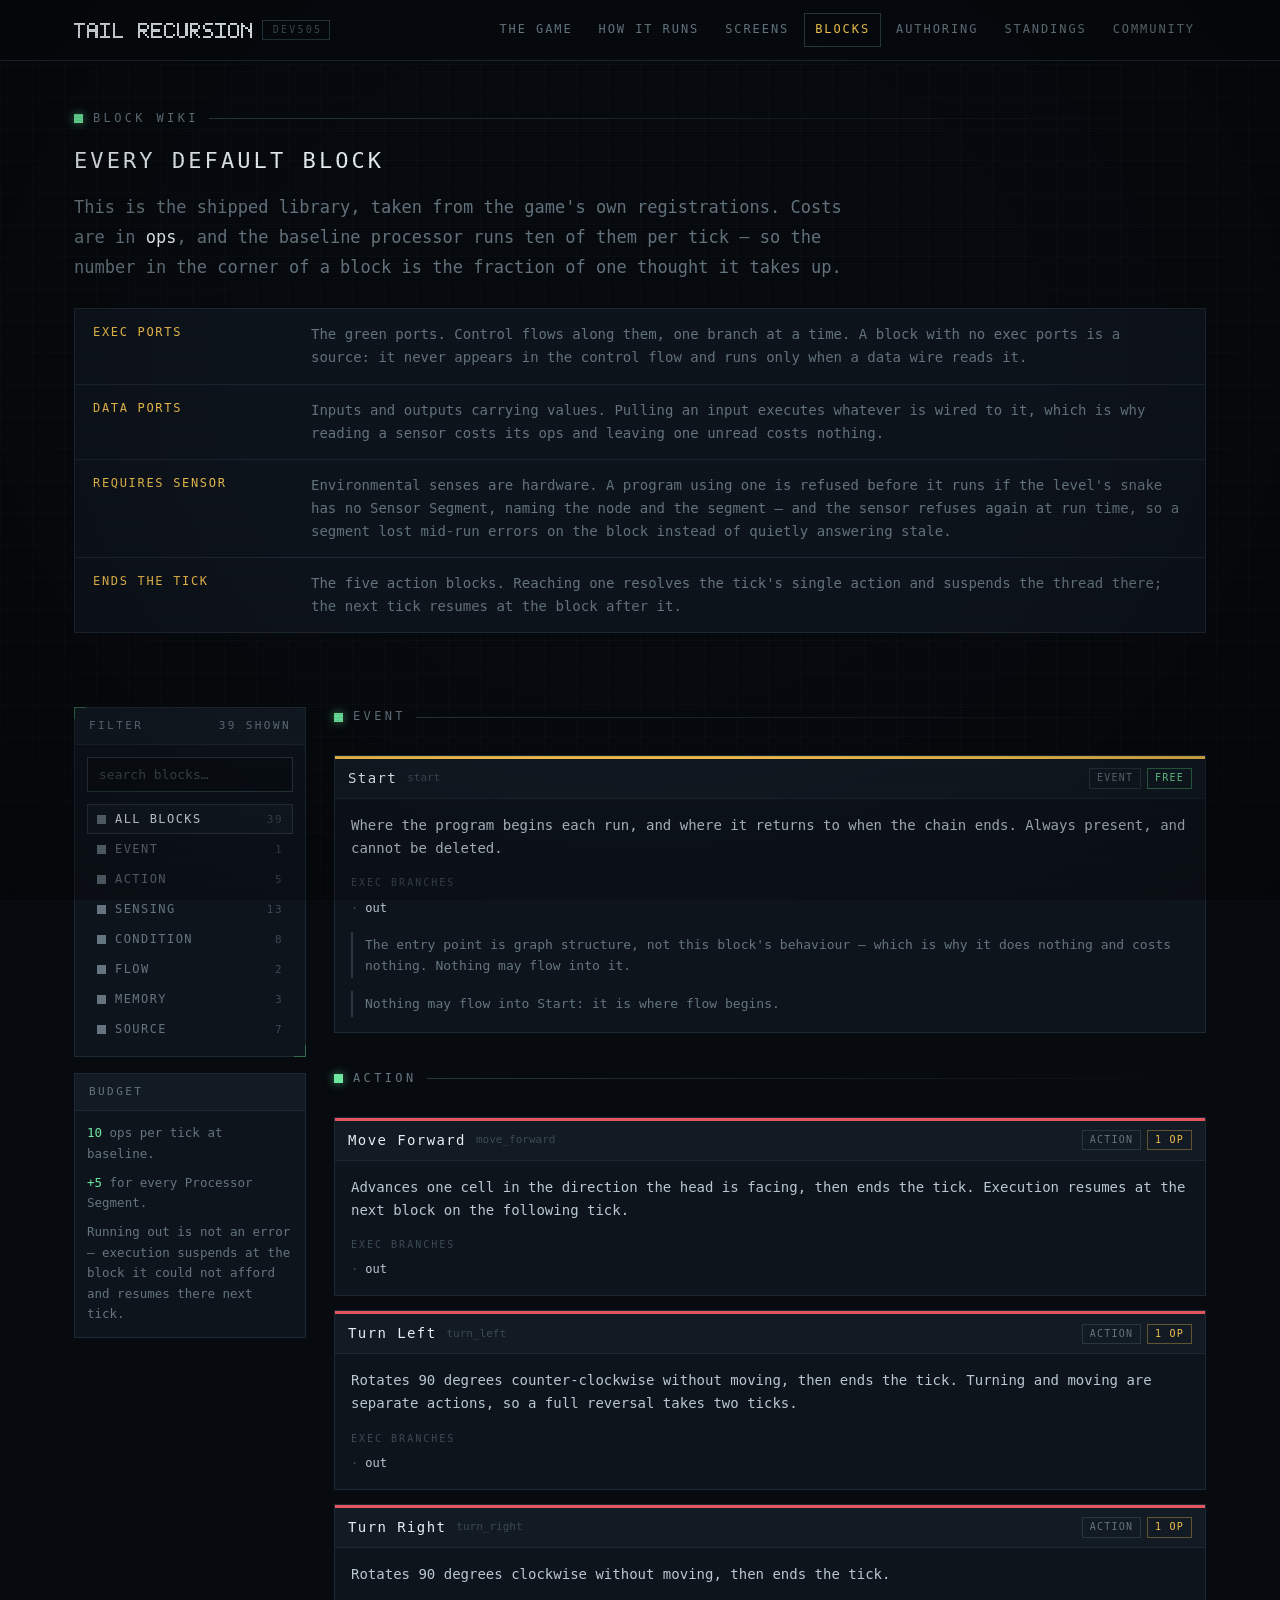
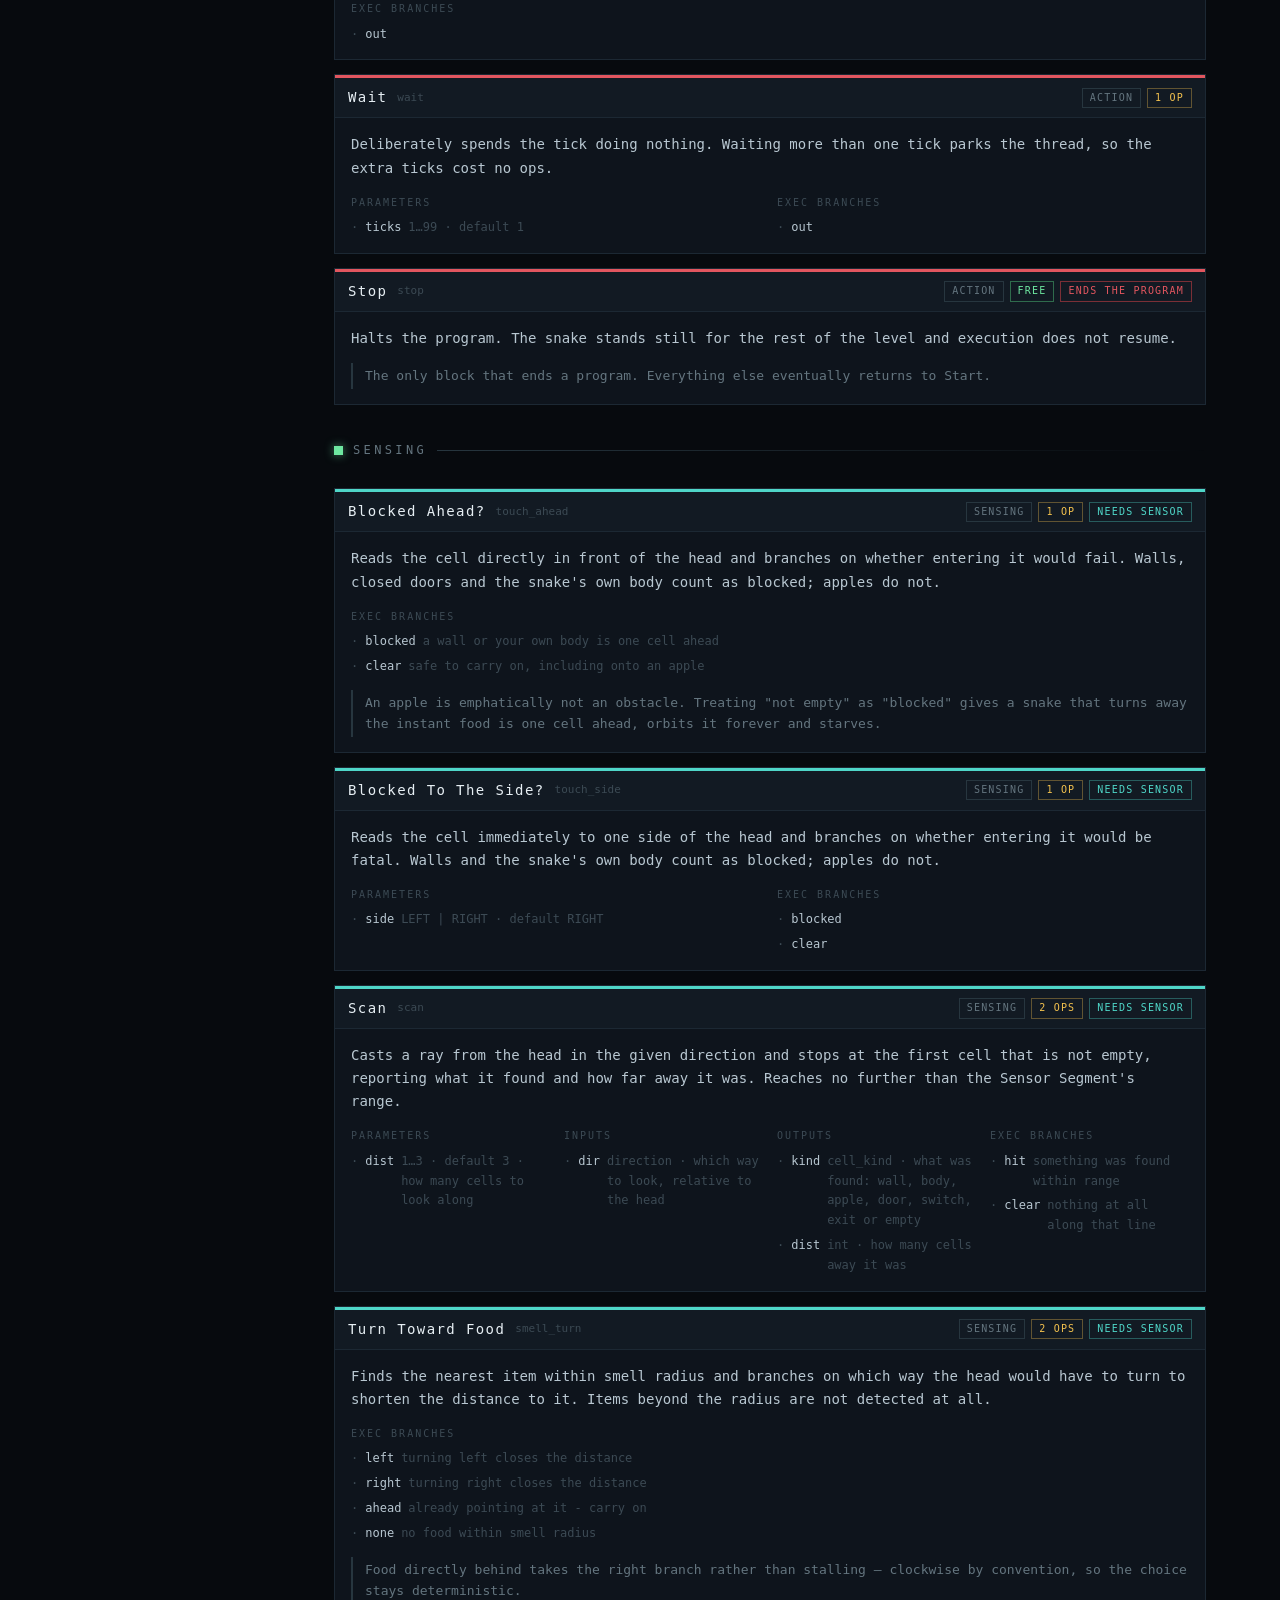
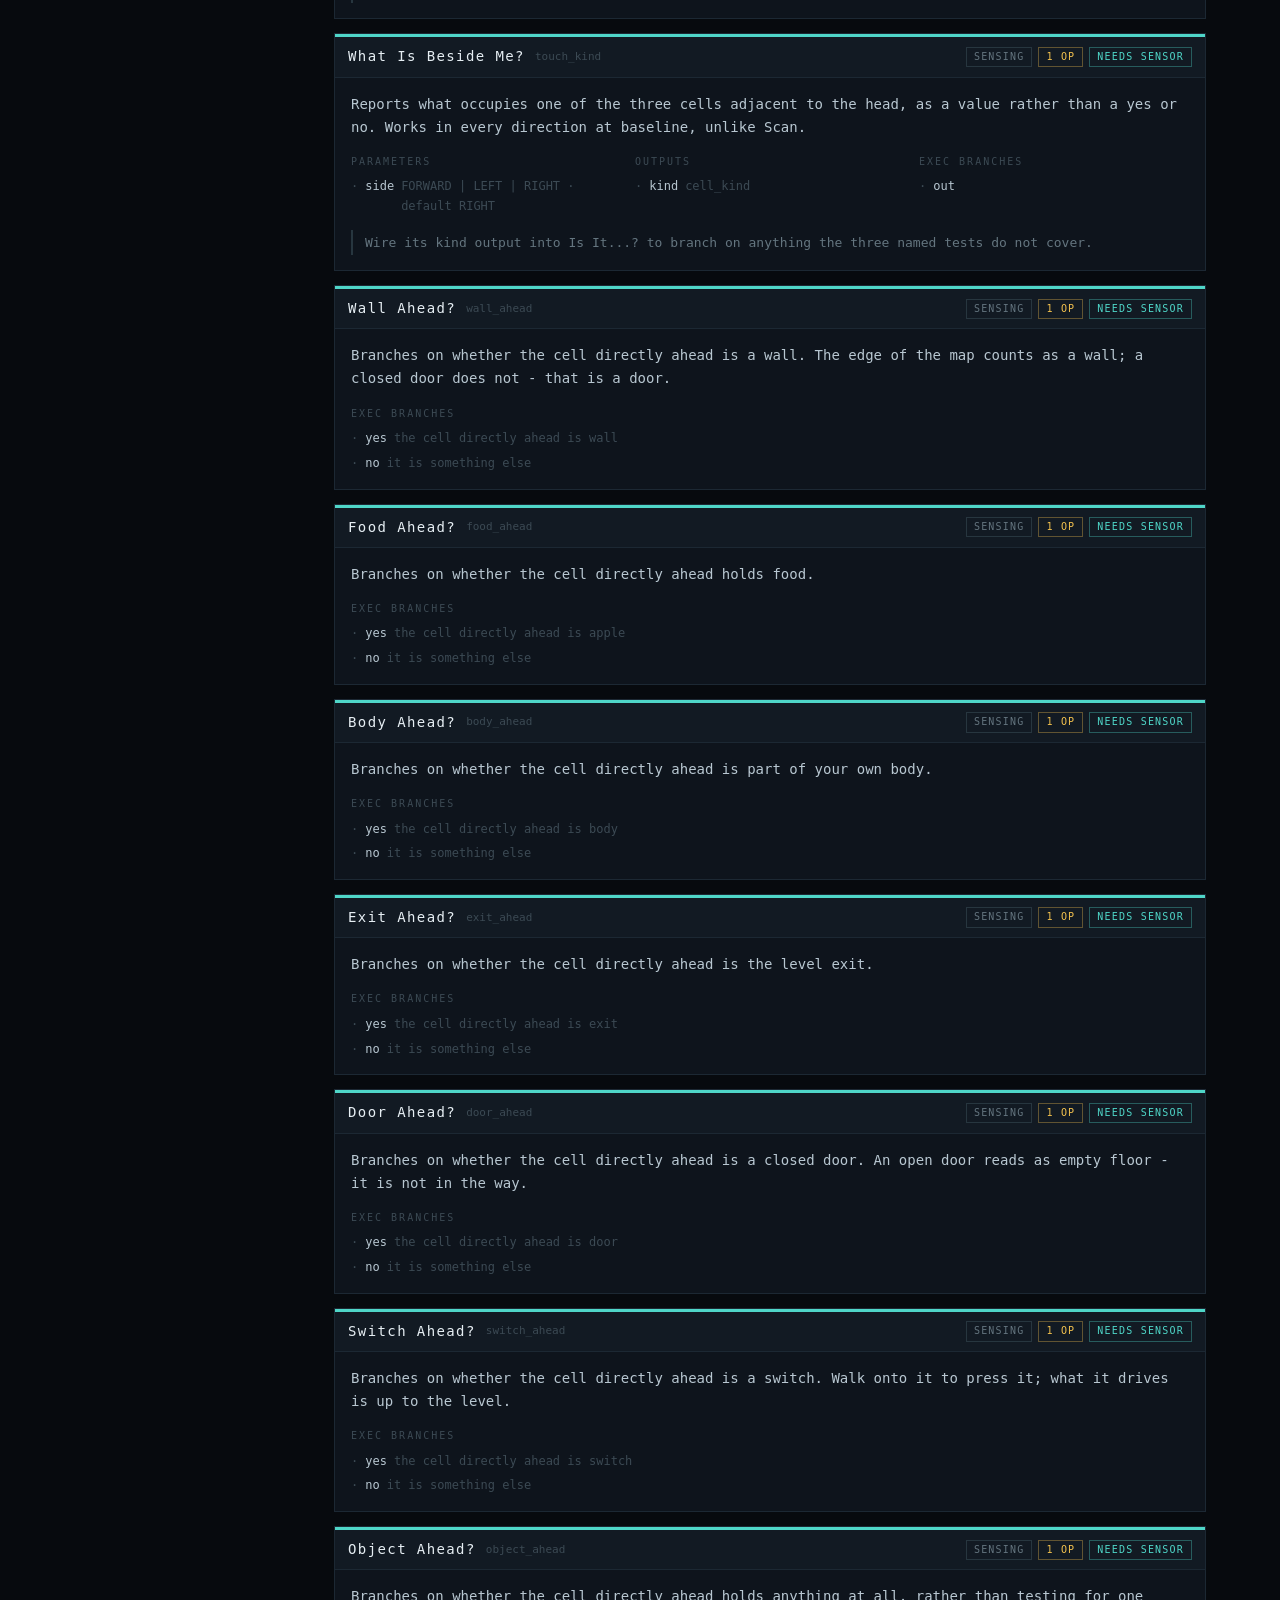
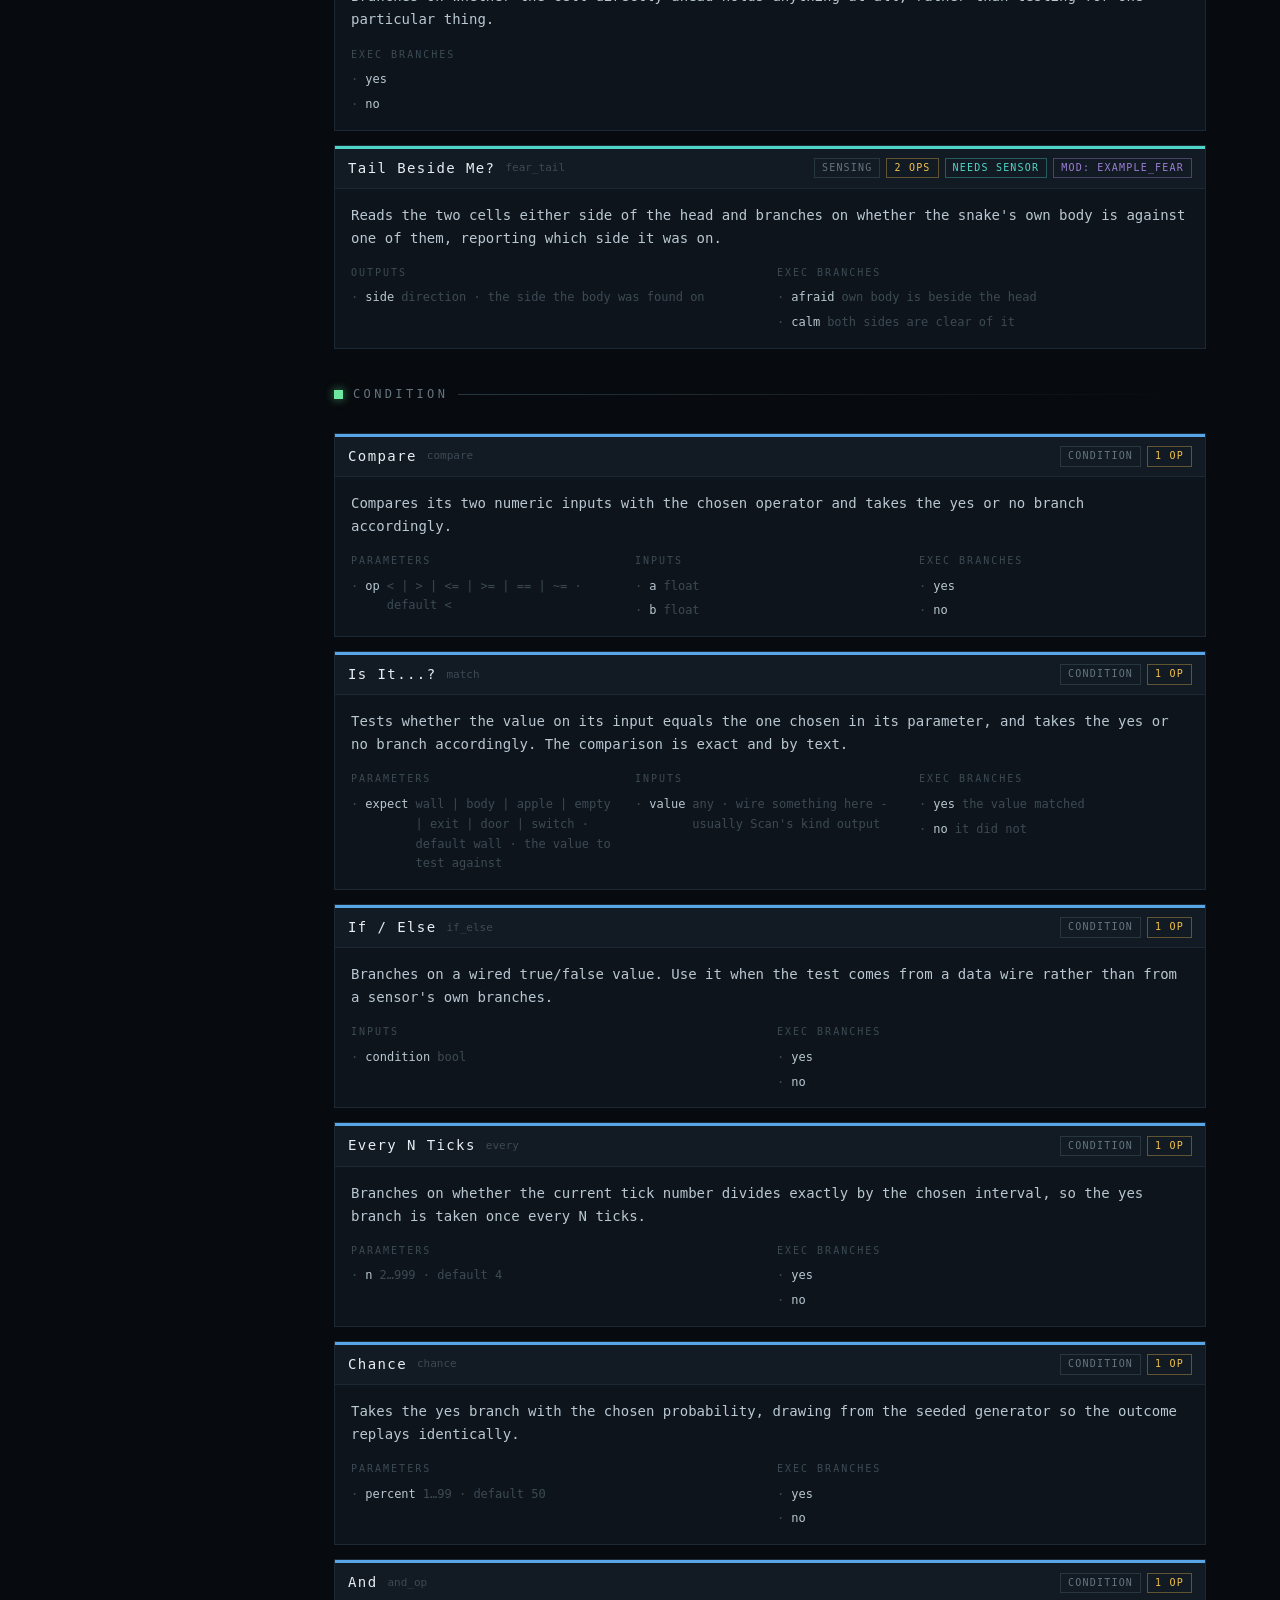
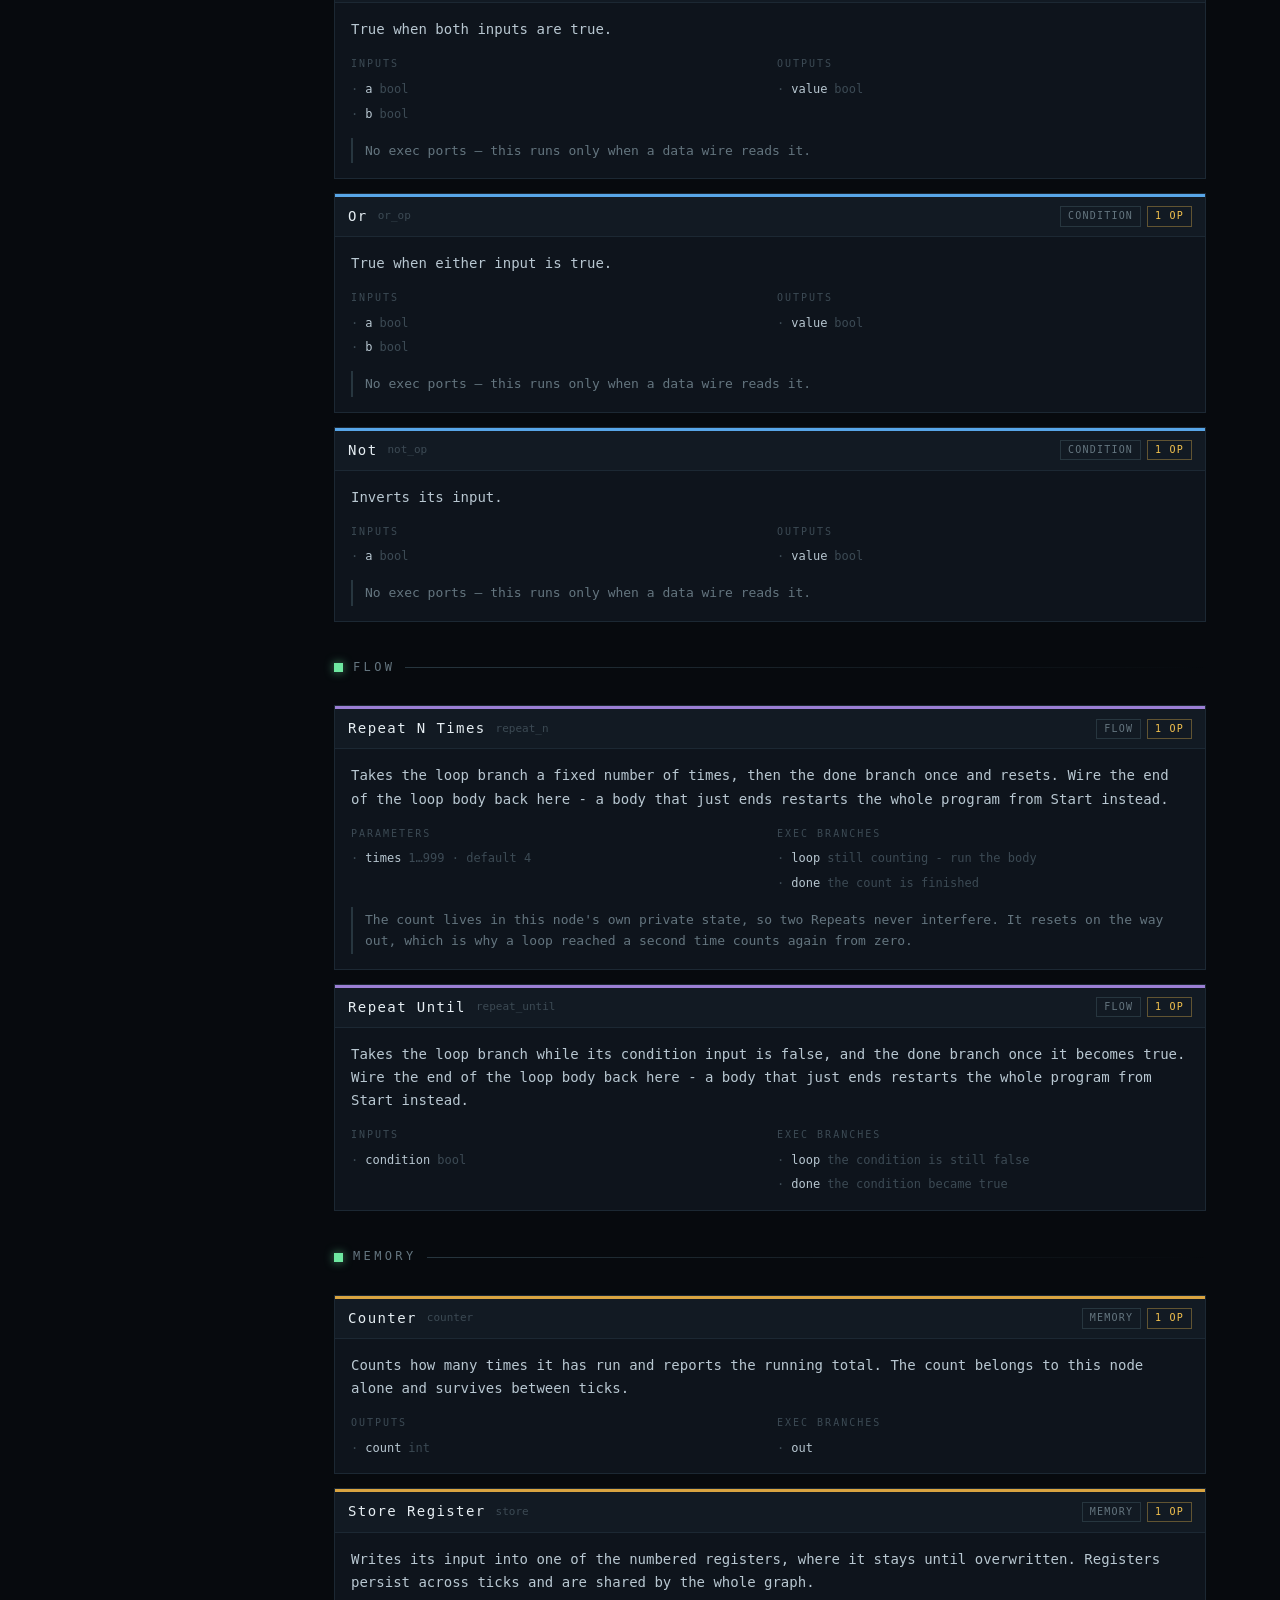
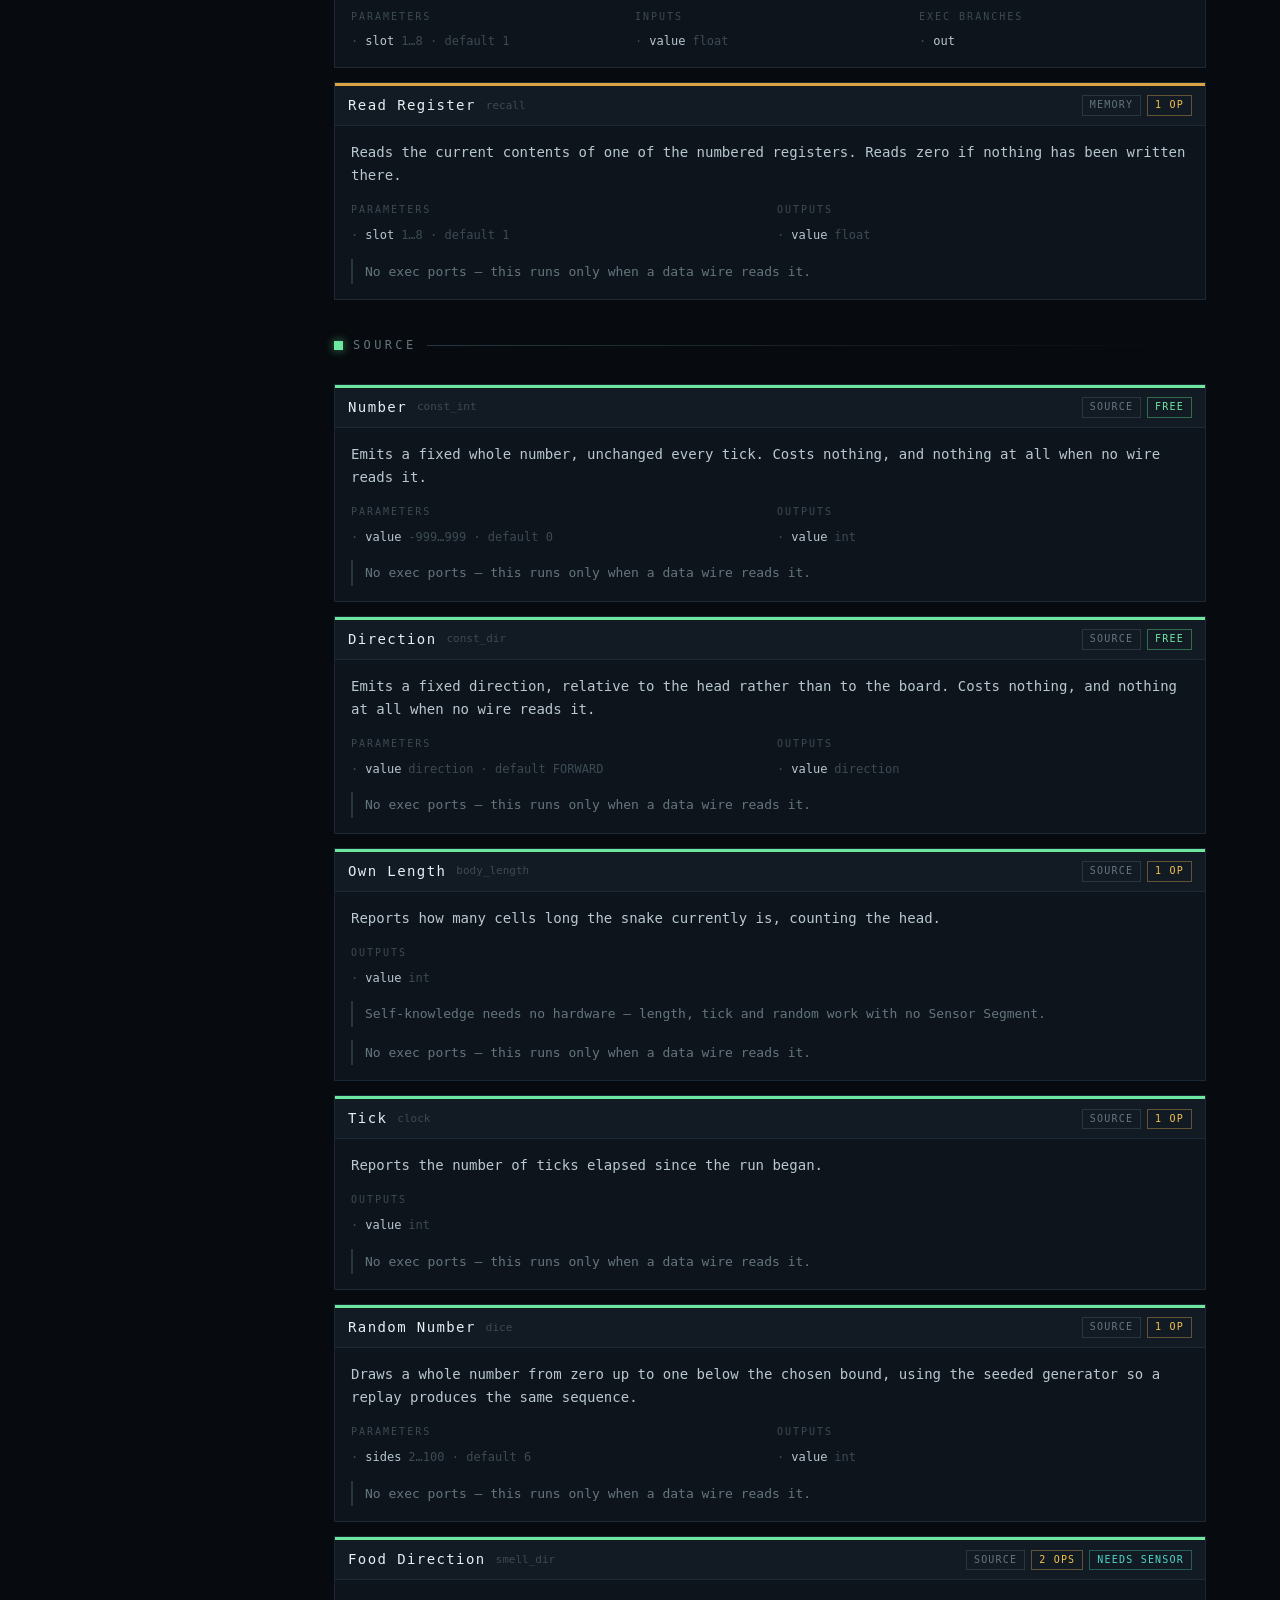
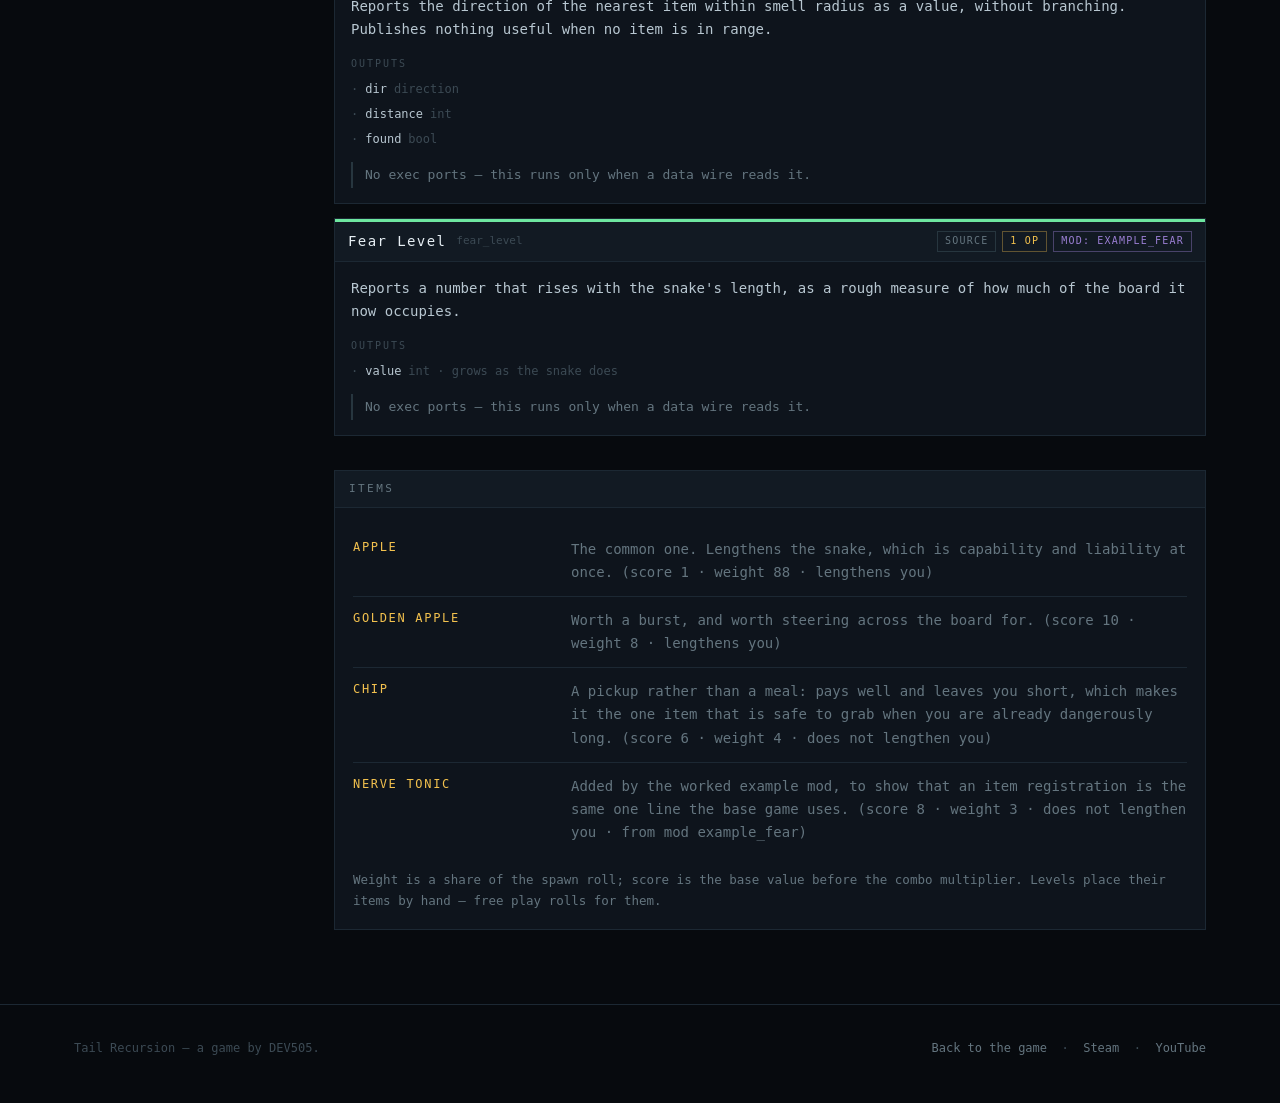
<file: wiki.html>
<!doctype html>
<html lang="en">
<head>
<meta charset="utf-8">
<meta name="viewport" content="width=device-width, initial-scale=1">
<title>Block wiki — Tail Recursion</title>
<meta name="description" content="Every default block in Tail Recursion: cost in ops, hardware it needs, its parameters, its data ports and its exec branches.">
<meta name="theme-color" content="#070a0e">
<meta name="author" content="DEV505">

<meta property="og:type" content="article">
<meta property="og:site_name" content="Tail Recursion">
<meta property="og:locale" content="en">
<meta property="og:title" content="Block wiki — Tail Recursion">
<meta property="og:description" content="Every default block: cost in ops, the hardware it needs, its parameters, its data ports and its exec branches.">
<meta name="twitter:card" content="summary">

<!-- seo:start -->
  <link rel="canonical" href="https://tailrecursiongame.com/wiki.html">
  <meta property="og:url" content="https://tailrecursiongame.com/wiki.html">
  <meta property="og:image" content="https://tailrecursiongame.com/assets/icon-512.png">
  <script type="application/ld+json">
{
  "@context": "https://schema.org",
  "@type": "TechArticle",
  "headline": "Block wiki",
  "description": "Every default block in Tail Recursion: cost in ops, the hardware it needs, its parameters, its data ports and its exec branches.",
  "url": "https://tailrecursiongame.com/wiki.html",
  "inLanguage": "en",
  "author": {
    "@type": "Person",
    "name": "DEV505",
    "url": "https://www.youtube.com/@devisv505",
    "sameAs": [
      "https://www.youtube.com/@devisv505"
    ]
  },
  "about": {
    "@type": "VideoGame",
    "name": "Tail Recursion",
    "url": "https://tailrecursiongame.com/"
  }
}
</script>
  <script type="application/ld+json">
{
  "@context": "https://schema.org",
  "@type": "BreadcrumbList",
  "itemListElement": [
    {
      "@type": "ListItem",
      "position": 1,
      "name": "Tail Recursion",
      "item": "https://tailrecursiongame.com/"
    },
    {
      "@type": "ListItem",
      "position": 2,
      "name": "Block wiki",
      "item": "https://tailrecursiongame.com/wiki.html"
    }
  ]
}
</script>
<!-- seo:end -->

<link rel="icon" href="favicon.ico" sizes="16x16 32x32 48x48">
<link rel="apple-touch-icon" href="assets/icon-180.png">
<link rel="manifest" href="site.webmanifest">
<link rel="stylesheet" href="assets/css/site.css">
</head>
<body>

<a class="skip" href="#main">Skip to content</a>

<header class="top">
  <div class="wrap">
    <a class="brand" href="index.html" aria-label="Tail Recursion — home">
      <svg id="brandmark" role="img" aria-label="Tail Recursion"></svg>
      <span class="tag">DEV505</span>
    </a>
    <button class="menu-btn" id="menu-btn" aria-expanded="false" aria-controls="nav">MENU</button>
    <nav class="nav" id="nav">
      <a href="index.html#game">The Game</a>
      <a href="index.html#run">How It Runs</a>
      <a href="index.html#screens">Screens</a>
      <a href="wiki.html" aria-current="page">Blocks</a>
      <a href="authoring.html">Authoring</a>
      <a href="index.html#standings">Standings</a>
      <a href="index.html#community">Community</a>
    </nav>
  </div>
</header>

<main id="main">
<section style="padding-top:48px">
  <div class="wrap">
    <p class="eyebrow">Block wiki</p>
    <h1>Every default block</h1>
    <p class="lede dim" style="max-width:78ch;margin-top:14px">
      This is the shipped library, taken from the game's own registrations. Costs are in
      <span class="hl">ops</span>, and the baseline processor runs ten of them per tick — so
      the number in the corner of a block is the fraction of one thought it takes up.
    </p>

    <div class="rows" style="margin-top:26px">
      <div class="row">
        <dt>Exec ports</dt>
        <dd>The green ports. Control flows along them, one branch at a time. A block with no
          exec ports is a source: it never appears in the control flow and runs only when a
          data wire reads it.</dd>
      </div>
      <div class="row">
        <dt>Data ports</dt>
        <dd>Inputs and outputs carrying values. Pulling an input executes whatever is wired to
          it, which is why reading a sensor costs its ops and leaving one unread costs
          nothing.</dd>
      </div>
      <div class="row">
        <dt>Requires Sensor</dt>
        <dd>Environmental senses are hardware. A program using one is refused before it runs
          if the level's snake has no Sensor Segment, naming the node and the segment — and
          the sensor refuses again at run time, so a segment lost mid-run errors on the block
          instead of quietly answering stale.</dd>
      </div>
      <div class="row">
        <dt>Ends the tick</dt>
        <dd>The five action blocks. Reaching one resolves the tick's single action and
          suspends the thread there; the next tick resumes at the block after it.</dd>
      </div>
    </div>
  </div>
</section>

<section style="padding-top:0;border-top:0">
  <div class="wrap">
    <div class="wiki">
      <aside class="wiki__side">
        <div class="panel panel--bracket">
          <div class="panel__head"><span>Filter</span><span id="count" class="dim"></span></div>
          <div class="panel__body">
            <label for="filter" class="sr-only" style="position:absolute;left:-9999px">Search blocks</label>
            <input class="filter" id="filter" type="search" placeholder="search blocks…" autocomplete="off">
            <ul class="catlist" id="cats"></ul>
          </div>
        </div>

        <div class="panel" style="margin-top:16px">
          <div class="panel__head"><span>Budget</span></div>
          <div class="panel__body" style="font-size:12.5px;color:var(--text-dim)">
            <p style="margin-bottom:8px"><span class="green">10</span> ops per tick at baseline.</p>
            <p style="margin-bottom:8px"><span class="green">+5</span> for every Processor Segment.</p>
            <p style="margin:0">Running out is not an error — execution suspends at the block it
              could not afford and resumes there next tick.</p>
          </div>
        </div>
      </aside>

      <div>
        <div class="blocklist" id="list"></div>
        <div class="no-hits" id="nohits" hidden>Nothing matches that.</div>

        <div class="panel" style="margin-top:34px">
          <div class="panel__head"><span>Items</span></div>
          <div class="panel__body">
            <div class="rows rows--plain" id="items"></div>
            <p class="dim" style="font-size:12.5px;margin-top:14px">
              Weight is a share of the spawn roll; score is the base value before the combo
              multiplier. Levels place their items by hand — free play rolls for them.
            </p>
          </div>
        </div>
      </div>
    </div>
  </div>
</section>
</main>

<footer>
  <div class="wrap">
    <span>Tail Recursion &mdash; a game by DEV505.</span>
    <span><a href="index.html">Back to the game</a> &nbsp;·&nbsp; <a href="https://store.steampowered.com/app/5027510/Tail_Recursion/" rel="noopener">Steam</a> &nbsp;·&nbsp; <a href="https://www.youtube.com/@devisv505" rel="noopener">YouTube</a></span>
  </div>
</footer>

<script src="assets/js/config.js"></script>
<script src="assets/js/pixel.js"></script>
<script src="assets/js/site.js"></script>
<script src="assets/js/wiki.js"></script>
</body>
</html>
</file>
<file: assets/css/site.css>
/* Tail Recursion — site styles.
 *
 * Everything here is written against the game's own look: a dark terminal,
 * hard 1px borders, no rounded corners, a 5x7 pixel font for display type and
 * a monospace stack for everything else. Colours are lifted from the running
 * game — block header colours in particular are the same per category.
 */

:root {
  --bg:          #070a0e;
  --bg-2:        #0a0f15;
  --panel:       #0e141c;
  --panel-2:     #121a23;
  --panel-3:     #16202b;
  --line:        #1c2833;
  --line-2:      #27363f;

  --text:        #b8c7d1;
  --text-bright: #e6eef3;
  --text-dim:    #64757f;
  --text-faint:  #3c4a54;

  --green:       #6ee7a0;
  --green-dim:   #2f6b4c;
  --red:         #e2565f;
  --red-dim:     #7a2f36;
  --amber:       #f2c14e;
  --blue:        #58a6e8;
  --cyan:        #4fd6c8;
  --violet:      #9b7fd4;
  --gold:        #d9a441;

  --mono: ui-monospace, "Cascadia Mono", "Cascadia Code", Consolas,
          "DejaVu Sans Mono", "Liberation Mono", Menlo, monospace;

  --measure: 1180px;
  --gut: 24px;
}

/* ------------------------------------------------------------------ reset */

*, *::before, *::after { box-sizing: border-box; }

html { scroll-behavior: smooth; scroll-padding-top: 76px; }
@media (prefers-reduced-motion: reduce) { html { scroll-behavior: auto; } }

body {
  margin: 0;
  background: var(--bg);
  color: var(--text);
  font-family: var(--mono);
  font-size: 15px;
  line-height: 1.65;
  -webkit-font-smoothing: antialiased;
  overflow-x: hidden;
}

img { max-width: 100%; display: block; }
a { color: var(--green); text-decoration: none; }
a:hover { color: var(--text-bright); }
a:focus-visible, button:focus-visible, [tabindex]:focus-visible {
  outline: 2px solid var(--amber);
  outline-offset: 2px;
}

/* The faint grid the game draws behind its editor canvas. */
body::before {
  content: "";
  position: fixed;
  inset: 0;
  pointer-events: none;
  z-index: 0;
  background-image:
    linear-gradient(to right,  rgba(120, 180, 200, .028) 1px, transparent 1px),
    linear-gradient(to bottom, rgba(120, 180, 200, .028) 1px, transparent 1px);
  background-size: 32px 32px;
}

/* Scanlines + vignette. Subtle enough to read through. */
body::after {
  content: "";
  position: fixed;
  inset: 0;
  pointer-events: none;
  z-index: 900;
  background:
    repeating-linear-gradient(to bottom,
      rgba(0, 0, 0, .16) 0px, rgba(0, 0, 0, .16) 1px,
      transparent 1px, transparent 3px),
    radial-gradient(ellipse at 50% 40%, transparent 45%, rgba(0, 0, 0, .55) 100%);
  opacity: .55;
}

.wrap {
  width: 100%;
  max-width: var(--measure);
  margin: 0 auto;
  padding: 0 var(--gut);
  position: relative;
  z-index: 1;
}

.skip {
  position: absolute; left: -9999px;
  background: var(--amber); color: #000; padding: 8px 14px; z-index: 1000;
}
.skip:focus { left: 12px; top: 12px; }

/* ------------------------------------------------------------------- type */

h1, h2, h3, h4 {
  font-weight: 400;
  letter-spacing: .14em;
  text-transform: uppercase;
  color: var(--text-bright);
  margin: 0;
}

h1 { font-size: 22px; }
h2 { font-size: 20px; }
h3 { font-size: 15px; letter-spacing: .1em; }

/* Readable by a screen reader and a crawler, invisible on screen. Used for the
 * page's real <h1> where the visible heading is a drawn wordmark. */
.vh {
  position: absolute;
  width: 1px; height: 1px;
  margin: -1px; padding: 0;
  overflow: hidden;
  clip: rect(0 0 0 0);
  clip-path: inset(50%);
  white-space: nowrap;
  border: 0;
}

p { margin: 0 0 1em; }
p:last-child { margin-bottom: 0; }

.lede { font-size: 17px; line-height: 1.75; color: var(--text); }
.dim  { color: var(--text-dim); }
.hl   { color: var(--text-bright); }
.green { color: var(--green); }
.red   { color: var(--red); }
.amber { color: var(--amber); }

code, .kbd {
  font-family: var(--mono);
  background: var(--panel-2);
  border: 1px solid var(--line-2);
  padding: 1px 5px;
  color: var(--green);
  font-size: .92em;
}
.kbd { color: var(--amber); }

/* Section label, drawn like a panel title in the game's HUD. */
.eyebrow {
  display: flex;
  align-items: center;
  gap: 10px;
  font-size: 12px;
  letter-spacing: .28em;
  text-transform: uppercase;
  color: var(--text-dim);
  margin-bottom: 14px;
}
.eyebrow::before {
  content: "";
  width: 9px; height: 9px;
  background: var(--green);
  flex: none;
  box-shadow: 0 0 10px rgba(110, 231, 160, .6);
}
.eyebrow::after {
  content: "";
  flex: 1;
  height: 1px;
  background: linear-gradient(to right, var(--line-2), transparent);
}

/* ----------------------------------------------------------------- header */

.top {
  position: sticky;
  top: 0;
  z-index: 500;
  background: rgba(7, 10, 14, .92);
  backdrop-filter: blur(6px);
  border-bottom: 1px solid var(--line);
}

.top .wrap {
  display: flex;
  align-items: center;
  gap: 20px;
  height: 60px;
}

.brand { display: flex; align-items: center; gap: 10px; flex: none; }
.brand svg { height: 15px; width: auto; }
.brand .tag {
  font-size: 10px; letter-spacing: .22em; color: var(--text-faint);
  border-left: 1px solid var(--line-2); padding-left: 10px;
}

.nav { display: flex; gap: 4px; margin-left: auto; flex-wrap: wrap; }
.nav a {
  color: var(--text-dim);
  font-size: 12px;
  letter-spacing: .16em;
  text-transform: uppercase;
  padding: 6px 10px;
  border: 1px solid transparent;
}
.nav a:hover { color: var(--text-bright); border-color: var(--line-2); background: var(--panel); }
.nav a[aria-current="page"] { color: var(--amber); border-color: var(--line-2); }

.menu-btn {
  display: none;
  margin-left: auto;
  background: var(--panel);
  border: 1px solid var(--line-2);
  color: var(--text);
  font-family: var(--mono);
  font-size: 12px;
  letter-spacing: .14em;
  padding: 7px 12px;
  cursor: pointer;
}

/* ----------------------------------------------------------------- panels */

.panel {
  background: var(--panel);
  border: 1px solid var(--line);
  position: relative;
}

/* The bracket corners the game draws on level tiles. */
.panel--bracket::before,
.panel--bracket::after {
  content: "";
  position: absolute;
  width: 12px; height: 12px;
  border: 1px solid var(--green-dim);
  pointer-events: none;
}
.panel--bracket::before { top: -1px; left: -1px; border-right: 0; border-bottom: 0; }
.panel--bracket::after  { bottom: -1px; right: -1px; border-left: 0; border-top: 0; }

.panel__head {
  display: flex;
  align-items: center;
  justify-content: space-between;
  gap: 12px;
  padding: 9px 14px;
  border-bottom: 1px solid var(--line);
  background: var(--panel-2);
  font-size: 11px;
  letter-spacing: .22em;
  text-transform: uppercase;
  color: var(--text-dim);
}
.panel__body { padding: 18px; }

section { padding: 74px 0; position: relative; }
section + section { border-top: 1px solid var(--line); }

/* ------------------------------------------------------------------- hero */

.hero {
  padding: 64px 0 78px;
  border-bottom: 1px solid var(--line);
  position: relative;
  overflow: hidden;
}

.hero__glow {
  position: absolute;
  top: -180px; left: 50%;
  width: 900px; height: 520px;
  transform: translateX(-50%);
  background: radial-gradient(ellipse, rgba(226, 86, 95, .10), transparent 68%);
  pointer-events: none;
}

.wordmark { width: 100%; max-width: 660px; margin: 0 auto 26px; display: block; }
.wordmark .t { fill: var(--green); }
.wordmark .r { fill: var(--red); }

.hero__tag {
  text-align: center;
  font-size: 13px;
  letter-spacing: .3em;
  text-transform: uppercase;
  color: var(--text-dim);
  margin-bottom: 34px;
}
.hero__tag .hl { color: var(--amber); }

.hero__grid {
  display: grid;
  grid-template-columns: 1fr 300px;
  gap: 34px;
  align-items: start;
}

.hero__pitch p { margin-bottom: 1.1em; }
.hero__pitch .lede:first-child { color: var(--text-bright); }

/* Attract-mode menu, echoing the title screen. */
.attract { padding: 18px 20px; }
.attract li {
  list-style: none;
  font-size: 13px;
  letter-spacing: .2em;
  color: var(--text-dim);
  padding: 5px 0 5px 22px;
  position: relative;
}
.attract li[data-on] { color: var(--amber); }
.attract li[data-on]::before {
  content: "";
  position: absolute; left: 0; top: 50%;
  width: 8px; height: 8px;
  margin-top: -4px;
  background: var(--amber);
}
.attract ul { margin: 0; padding: 0; }
.attract__hint {
  margin-top: 14px; padding-top: 12px;
  border-top: 1px solid var(--line);
  font-size: 11px; letter-spacing: .12em; color: var(--text-faint);
}

/* ---------------------------------------------------------------- buttons */

.cta { display: flex; flex-wrap: wrap; gap: 10px; margin-top: 26px; }

.btn {
  display: inline-flex;
  align-items: center;
  gap: 9px;
  border: 1px solid var(--line-2);
  background: var(--panel);
  color: var(--text);
  font-family: var(--mono);
  font-size: 12px;
  letter-spacing: .18em;
  text-transform: uppercase;
  padding: 11px 17px;
  cursor: pointer;
  transition: background .12s, border-color .12s, color .12s;
}
.btn:hover { background: var(--panel-3); border-color: var(--text-dim); color: var(--text-bright); }
.btn__dot { width: 8px; height: 8px; background: currentColor; flex: none; }

.btn--yt { border-color: var(--red-dim); color: var(--red); }
.btn--yt:hover { background: rgba(226, 86, 95, .1); border-color: var(--red); color: #ff8189; }

.btn--soon {
  color: var(--text-faint);
  border-style: dashed;
  cursor: default;
}
.btn--soon:hover { background: var(--panel); border-color: var(--line-2); color: var(--text-faint); }
.btn--soon .btn__dot { background: var(--text-faint); }
.btn--soon::after {
  content: "SOON";
  font-size: 9px;
  letter-spacing: .12em;
  border: 1px solid var(--line-2);
  padding: 1px 4px;
  color: var(--text-faint);
}

/* ------------------------------------------------------------------ cards */

.cards {
  display: grid;
  grid-template-columns: repeat(auto-fit, minmax(280px, 1fr));
  gap: 1px;
  background: var(--line);
  border: 1px solid var(--line);
}
.card { background: var(--panel); padding: 24px; }
.card h3 { margin-bottom: 10px; color: var(--text-bright); }
.card p { color: var(--text-dim); font-size: 14px; }
.card__n {
  font-size: 11px; letter-spacing: .2em; color: var(--text-faint);
  display: block; margin-bottom: 12px;
}

.stats {
  display: grid;
  grid-template-columns: repeat(auto-fit, minmax(150px, 1fr));
  gap: 1px;
  background: var(--line);
  border: 1px solid var(--line);
  margin-top: 28px;
}
.stat { background: var(--panel); padding: 18px 20px; }
.stat b {
  display: block;
  font-size: 26px;
  font-weight: 400;
  color: var(--green);
  letter-spacing: .05em;
  line-height: 1.2;
}
.stat span { font-size: 11px; letter-spacing: .18em; text-transform: uppercase; color: var(--text-dim); }

/* ------------------------------------------------------------------- demo */

/* Map above, block canvas below — the same split the game window uses. */
.demo {
  display: grid;
  /* minmax(0,1fr), not 1fr: a grid track defaults to min-width auto, which the
   * 660px node canvas would prise open instead of scrolling inside itself. */
  grid-template-columns: minmax(0, 1fr);
  grid-template-rows: auto auto;
  gap: 1px;
  background: var(--line);
  border: 1px solid var(--line);
}
.demo__stage { background: #060a0d; padding: 20px; min-width: 0; }
.demo__side  { background: var(--panel); padding: 0; min-width: 0; }

.demo__side .eyebrow {
  margin: 0;
  padding: 10px 16px;
  border-bottom: 1px solid var(--line);
  background: var(--panel-2);
}

.board {
  display: grid;
  gap: 2px;
  margin: 0 auto;
  width: 100%;
  max-width: 720px;
  aspect-ratio: 14 / 7;
}
.cell { background: #0b1a15; border: 1px solid transparent; }
.cell[data-k="wall"]  { background: #16232c; border-color: #1e2f3a; }
.cell[data-k="body"]  { background: #3fae7a; }
.cell[data-k="head"]  { background: #9df5c0; box-shadow: 0 0 8px rgba(110, 231, 160, .5); }
.cell[data-k="apple"] { background: #e2565f; }

.demo__bar {
  display: flex; flex-wrap: wrap; align-items: center; gap: 14px;
  margin-top: 16px; padding-top: 14px;
  border-top: 1px solid var(--line);
  font-size: 11px; letter-spacing: .16em; text-transform: uppercase; color: var(--text-dim);
}
.demo__bar b { color: var(--green); font-weight: 400; }
.demo__ctrl { display: flex; gap: 6px; margin-left: auto; }
.demo__ctrl .btn { padding: 6px 11px; font-size: 11px; }

/* The node canvas, drawn to match the in-game editor. Every colour here is
 * lifted from src/editor.cpp rather than picked by eye. */
:root {
  --ed-canvas:   #101219;   /* kCanvas    */
  --ed-grid:     #161922;   /* kGrid      */
  --ed-grid-maj: #252c3c;   /* kGridMajor */
  --ed-fill:     #1b212e;   /* kNodeFill  */
  --ed-edge:     #425169;   /* kNodeEdge  */
  --ed-entry:    #e8994a;   /* kEntry — the orange ring on the entry node */
  --ed-running:  #8be5aa;   /* kRunning   */
  --ed-wire:     #60bf80;   /* kExecWire  */
  --ed-wire-hot: #a9f2bd;   /* kExecWireHot */
  --ed-label:    #c7d4e6;   /* kLabel     */
  --ed-dim:      #66748b;   /* kDim       */
  --ed-badge:    #fbca4f;   /* kSelected, which is also the step badge */

  /* category_color() */
  --cat-sensing:   #609ce1;
  --cat-source:    #8bc47e;
  --cat-condition: #d8b465;
  --cat-memory:    #b38cd8;
  --cat-action:    #e67979;
}

.graph-scroll { overflow-x: auto; overflow-y: hidden; min-width: 0; }

.graph {
  position: relative;
  width: 740px;
  height: 250px;
  background-color: var(--ed-canvas);
  background-image:
    linear-gradient(to right,  var(--ed-grid) 1px, transparent 1px),
    linear-gradient(to bottom, var(--ed-grid) 1px, transparent 1px),
    linear-gradient(to right,  var(--ed-grid-maj) 1px, transparent 1px),
    linear-gradient(to bottom, var(--ed-grid-maj) 1px, transparent 1px);
  background-size: 22px 22px, 22px 22px, 110px 110px, 110px 110px;
}

.graph__wires { position: absolute; inset: 0; width: 100%; height: 100%; pointer-events: none; }
.graph__wires path {
  fill: none;
  stroke: var(--ed-wire);
  stroke-width: 1.5;
  transition: stroke .12s;
}
.graph__wires path.hot { stroke: var(--ed-wire-hot); stroke-width: 2; }

.gnode {
  position: absolute;
  width: 170px;
  /* Tall enough that a second exec port still lands inside the node, the way
   * the editor grows a node by a row per port. */
  min-height: 76px;
  background: var(--ed-fill);
  border: 1px solid var(--ed-edge);
  transition: border-color .12s, box-shadow .12s;
}
.gnode--entry { border-color: var(--ed-entry); }
.gnode[data-live] {
  border-color: var(--ed-running);
  box-shadow: 0 0 14px rgba(139, 229, 170, .22);
}

.gnode__head {
  display: flex;
  align-items: center;
  gap: 6px;
  height: 22px;
  padding: 0 6px;
  background: var(--ed-edge);
  color: #0d1119;
  font-size: 11.5px;
  letter-spacing: .04em;
}
.gnode__name { flex: 1; white-space: nowrap; overflow: hidden; text-overflow: ellipsis; }
/* The editor's info button: a recessed chip, not a coloured one. */
.gnode__i {
  flex: none;
  background: #33415c;
  color: var(--ed-label);
  font-size: 10px;
  line-height: 1;
  padding: 2px 5px;
}
.gnode__cost { flex: none; font-size: 10.5px; opacity: .85; }

.gnode__body {
  padding: 8px 7px 20px;
  font-size: 11.5px;
  color: var(--ed-dim);
  letter-spacing: .03em;
}

/* Step index in the exec chain, bottom-right, exactly where the editor puts it. */
.gnode__num {
  position: absolute;
  right: 3px;
  bottom: 3px;
  min-width: 13px;
  height: 13px;
  background: var(--ed-badge);
  color: #14100a;
  font-size: 10px;
  line-height: 13px;
  text-align: center;
  padding: 0 2px;
}

.gnode--sensing   .gnode__head { background: var(--cat-sensing); }
.gnode--source    .gnode__head { background: var(--cat-source); }
.gnode--condition .gnode__head { background: var(--cat-condition); }
.gnode--memory    .gnode__head { background: var(--cat-memory); }
.gnode--action    .gnode__head { background: var(--cat-action); }
/* flow and event fall through to kNodeEdge, as they do in the editor. */

/* Ports sit centred on the node's edge, labels outside it. */
.gport {
  position: absolute;
  width: 9px;
  height: 9px;
  background: var(--ed-wire);
  transition: background .12s, box-shadow .12s;
}
.gport--in  { left: -5px; }
.gport--out { right: -5px; }
.gport[data-taken] {
  background: var(--ed-wire-hot);
  box-shadow: 0 0 8px rgba(169, 242, 189, .55);
}

/* Sits just above the wire rather than centred on it, so the label and the
 * horizontal run of the wire never occupy the same pixels. */
.gport__label {
  position: absolute;
  left: calc(100% + 8px);
  font-size: 11px;
  line-height: 1;
  color: var(--ed-dim);
  white-space: nowrap;
  transform: translateY(-100%);
  margin-top: -3px;
}
.gport__label[data-taken] { color: var(--ed-wire-hot); }

/* ------------------------------------------------------------ screenshots */

.shots {
  display: grid;
  grid-template-columns: repeat(auto-fit, minmax(300px, 1fr));
  gap: 18px;
}
.shot { border: 1px solid var(--line); background: var(--panel); }
.shot__frame {
  position: relative;
  aspect-ratio: 16 / 9;
  background: #05080b;
  overflow: hidden;
  border: 0;
  border-bottom: 1px solid var(--line);
  padding: 0;
  margin: 0;
  width: 100%;
  display: block;
  font: inherit;
  color: inherit;
  cursor: default;
}
/* Enabled only once the PNG actually decodes — a placeholder has nothing to
 * open. */
.shot__frame:not(:disabled) { cursor: zoom-in; }
.shot__frame:not(:disabled):hover img { transform: scale(1.03); }
.shot__frame img { transition: transform .18s ease; }
@media (prefers-reduced-motion: reduce) {
  .shot__frame img { transition: none; }
  .shot__frame:not(:disabled):hover img { transform: none; }
}
.shot__frame img { width: 100%; height: 100%; object-fit: cover; object-position: center; }
.shot__cap { padding: 13px 15px; }
.shot__cap b {
  display: block; font-weight: 400; font-size: 12px;
  letter-spacing: .18em; text-transform: uppercase; color: var(--amber); margin-bottom: 5px;
}
.shot__cap span { font-size: 13px; color: var(--text-dim); line-height: 1.55; }

/* Shown when the PNG is not there yet. */
.shot__miss {
  position: absolute; inset: 0;
  display: flex; flex-direction: column; align-items: center; justify-content: center;
  gap: 8px;
  color: var(--text-faint);
  font-size: 11px; letter-spacing: .16em; text-transform: uppercase;
  background-image:
    linear-gradient(to right,  rgba(120, 180, 200, .05) 1px, transparent 1px),
    linear-gradient(to bottom, rgba(120, 180, 200, .05) 1px, transparent 1px);
  background-size: 18px 18px;
  text-align: center; padding: 16px;
}
.shot__miss code { background: transparent; border: 0; color: var(--green-dim); padding: 0; }

/* -------------------------------------------------------------- lightbox */

.lightbox {
  position: fixed;
  inset: 0;
  z-index: 1000;
  background: rgba(4, 6, 9, .95);
  display: flex;
  align-items: center;
  justify-content: center;
  padding: 20px;
}
.lightbox[hidden] { display: none; }

.lightbox__frame {
  display: flex;
  flex-direction: column;
  max-width: min(1600px, 96vw);
  max-height: 94vh;
  border: 1px solid var(--line-2);
  background: var(--panel);
}

.lightbox__img {
  display: block;
  max-width: 100%;
  max-height: calc(94vh - 104px);
  width: auto;
  object-fit: contain;
  background: #05080b;
  image-rendering: pixelated;   /* it is pixel art; do not smooth it */
}

.lightbox__bar {
  display: flex;
  align-items: center;
  gap: 14px;
  flex-wrap: wrap;
  padding: 11px 15px;
  border-top: 1px solid var(--line);
  background: var(--panel-2);
}
.lightbox__title {
  font-size: 12px;
  letter-spacing: .18em;
  text-transform: uppercase;
  color: var(--amber);
  flex: none;
}
.lightbox__cap { font-size: 13px; color: var(--text-dim); flex: 1 1 260px; min-width: 0; }
.lightbox__ctrl { display: flex; gap: 6px; margin-left: auto; flex: none; }
.lightbox__ctrl .btn { padding: 6px 11px; font-size: 11px; }
.lightbox__ctrl .btn[disabled] { opacity: .35; cursor: default; }
.lightbox__hint {
  width: 100%;
  font-size: 10px;
  letter-spacing: .14em;
  color: var(--text-faint);
  text-transform: uppercase;
}

/* ------------------------------------------------------------ leaderboard */

.board-wrap { display: grid; grid-template-columns: 1fr 320px; gap: 26px; align-items: start; }

table.lb { width: 100%; border-collapse: collapse; font-size: 13px; }
table.lb th {
  text-align: left;
  font-weight: 400;
  font-size: 10px;
  letter-spacing: .2em;
  text-transform: uppercase;
  color: var(--text-faint);
  border-bottom: 1px solid var(--line-2);
  padding: 0 10px 8px;
}
table.lb td { padding: 8px 10px; border-bottom: 1px solid var(--line); color: var(--text); }
table.lb tr:hover td { background: var(--panel-2); }
table.lb .rank { color: var(--text-dim); width: 56px; }
/* Keyed to the standing, not the row: page two must not open in gold. */
table.lb .rank--1 { color: var(--amber); }
table.lb .rank--2 { color: #c9d4da; }
table.lb .rank--3 { color: #b3763c; }
table.lb .score { text-align: right; color: var(--green); }

/* A short last page is padded out to full height, so the pager below stays
 * where the cursor left it. The slots are empty and hidden from the a11y tree. */
table.lb tr[data-pad] td { color: transparent; }
table.lb tr[data-pad]:hover td { background: none; }

/* Only drawn for a board with more rows than one page holds. */
.lb-page {
  display: flex;
  align-items: center;
  gap: 14px;
  flex-wrap: wrap;
  margin-top: 14px;
}
.lb-page__count {
  font-size: 10px;
  letter-spacing: .2em;
  text-transform: uppercase;
  color: var(--text-faint);
}
.lb-page__ctrl { display: flex; gap: 6px; margin-left: auto; }
.lb-page__ctrl .btn { padding: 6px 11px; font-size: 11px; }
.lb-page__ctrl .btn[disabled] { opacity: .35; cursor: default; }

.lb-empty {
  border: 1px dashed var(--line-2);
  padding: 34px 24px;
  text-align: center;
  color: var(--text-dim);
}
.lb-empty b {
  display: block;
  font-weight: 400;
  letter-spacing: .26em;
  text-transform: uppercase;
  color: var(--amber);
  margin-bottom: 10px;
}
.lb-empty span { font-size: 13px; }

/* One tab per Steam leaderboard. Only drawn when there are two or more, so
 * these rules never apply to a single board. */
.lb-tabs {
  display: flex;
  flex-wrap: wrap;
  margin: -4px 0 16px;
  border-bottom: 1px solid var(--line-2);
}
.lb-tab {
  appearance: none;
  background: none;
  border: 0;
  border-bottom: 2px solid transparent;
  margin-bottom: -1px;      /* sit the underline on the strip's own border */
  padding: 7px 14px;
  font: inherit;
  font-size: 10px;
  letter-spacing: .2em;
  text-transform: uppercase;
  color: var(--text-dim);
  cursor: pointer;
}
.lb-tab:first-child { padding-left: 10px; }   /* align with the table's first column */
.lb-tab:hover { color: var(--text-bright); }
.lb-tab.is-on { color: var(--green); border-bottom-color: var(--green); }

#lb-view:focus-visible { outline-offset: -2px; }

.blink { animation: blink 1.1s steps(1) infinite; }
@keyframes blink { 50% { opacity: 0; } }
@media (prefers-reduced-motion: reduce) { .blink { animation: none; } }

/* ------------------------------------------------------------------- wiki */

.wiki { display: grid; grid-template-columns: 232px 1fr; gap: 28px; align-items: start; }

.wiki__side { position: sticky; top: 76px; }
.wiki__side .panel__body { padding: 12px; }

.filter {
  width: 100%;
  background: var(--bg-2);
  border: 1px solid var(--line-2);
  color: var(--text-bright);
  font-family: var(--mono);
  font-size: 13px;
  padding: 9px 11px;
  margin-bottom: 12px;
}
.filter::placeholder { color: var(--text-faint); }

.catlist { list-style: none; margin: 0; padding: 0; }
.catlist button {
  width: 100%;
  display: flex; align-items: center; gap: 9px;
  background: transparent;
  border: 1px solid transparent;
  color: var(--text-dim);
  font-family: var(--mono);
  font-size: 12px;
  letter-spacing: .12em;
  text-transform: uppercase;
  padding: 7px 9px;
  cursor: pointer;
  text-align: left;
}
.catlist button:hover { background: var(--panel-2); color: var(--text-bright); }
.catlist button[aria-pressed="true"] { border-color: var(--line-2); background: var(--panel-2); color: var(--text-bright); }
.catlist .swatch { width: 9px; height: 9px; flex: none; background: var(--text-dim); }
.catlist .n { margin-left: auto; color: var(--text-faint); font-size: 11px; }

.swatch--red { background: var(--red); }
.swatch--cyan { background: var(--cyan); }
.swatch--blue { background: var(--blue); }
.swatch--violet { background: var(--violet); }
.swatch--gold { background: var(--gold); }
.swatch--green { background: var(--green); }
.swatch--amber { background: var(--amber); }

.blocklist { display: grid; gap: 14px; }

.bk { border: 1px solid var(--line); background: var(--panel); }
.bk__head {
  display: flex; align-items: center; gap: 10px;
  padding: 8px 13px;
  background: var(--panel-2);
  border-bottom: 1px solid var(--line);
  flex-wrap: wrap;
}
.bk__name { color: var(--text-bright); letter-spacing: .1em; font-size: 14px; }
.bk__id { color: var(--text-faint); font-size: 11px; }
.bk__tags { margin-left: auto; display: flex; gap: 6px; flex-wrap: wrap; }

.tag {
  font-size: 10px;
  letter-spacing: .12em;
  text-transform: uppercase;
  border: 1px solid var(--line-2);
  padding: 1px 7px;
  color: var(--text-dim);
  white-space: nowrap;
}
.tag--cost { color: var(--amber); border-color: rgba(242, 193, 78, .35); }
.tag--free { color: var(--green); border-color: var(--green-dim); }
.tag--mod  { color: var(--violet); border-color: rgba(155, 127, 212, .4); }
.tag--sensor { color: var(--cyan); border-color: rgba(79, 214, 200, .35); }
.tag--terminal { color: var(--red); border-color: var(--red-dim); }

.bk__stripe { height: 3px; background: var(--text-dim); }
.bk__body { padding: 15px 16px; }
.bk__desc { color: var(--text); font-size: 14px; margin-bottom: 0; }

.bk__note {
  margin-top: 13px;
  border-left: 2px solid var(--line-2);
  padding: 2px 0 2px 12px;
  color: var(--text-dim);
  font-size: 13px;
}

.ports { display: grid; grid-template-columns: repeat(auto-fit, minmax(190px, 1fr)); gap: 14px; margin-top: 15px; }
.ports h4 {
  font-size: 10px; letter-spacing: .2em; color: var(--text-faint); margin-bottom: 7px;
}
.ports ul { list-style: none; margin: 0; padding: 0; display: grid; gap: 5px; }
.ports li { font-size: 12px; color: var(--text-dim); display: flex; gap: 7px; align-items: baseline; }
.ports li b { font-weight: 400; color: var(--text); }
.ports li i { font-style: normal; color: var(--text-faint); }
.ports li::before { content: "·"; color: var(--text-faint); }

.no-hits { padding: 40px; text-align: center; color: var(--text-dim); border: 1px dashed var(--line-2); }

/* ------------------------------------------------------------------ code */

pre.code {
  margin: 16px 0;
  padding: 14px 16px;
  background: var(--bg-2);
  border: 1px solid var(--line-2);
  border-left: 2px solid var(--green-dim);
  font-family: var(--mono);
  font-size: 12.5px;
  line-height: 1.65;
  color: var(--text);
  /* Wide samples scroll inside their own box; the page never does. */
  overflow-x: auto;
  white-space: pre;
  tab-size: 2;
}
pre.code b { font-weight: 400; }

.tok-comment { color: var(--text-faint); font-style: italic; }
.tok-string  { color: var(--amber); }
.tok-keyword { color: var(--green); }
.tok-number  { color: var(--cyan); }
.tok-key     { color: var(--blue); }

.code-label {
  display: flex;
  justify-content: space-between;
  gap: 12px;
  font-size: 10px;
  letter-spacing: .2em;
  text-transform: uppercase;
  color: var(--text-faint);
  margin: 22px 0 -8px;
}

/* ------------------------------------------------------------------- api */

.api-wrap { overflow-x: auto; margin: 16px 0; }

table.api {
  width: 100%;
  min-width: 560px;
  border-collapse: collapse;
  font-size: 13px;
}
table.api th {
  text-align: left;
  font-weight: 400;
  font-size: 10px;
  letter-spacing: .2em;
  text-transform: uppercase;
  color: var(--text-faint);
  border-bottom: 1px solid var(--line-2);
  padding: 0 12px 8px;
  white-space: nowrap;
}
table.api td {
  padding: 9px 12px;
  border-bottom: 1px solid var(--line);
  color: var(--text-dim);
  vertical-align: top;
}
table.api tr:hover td { background: var(--panel-2); }
table.api td:first-child {
  color: var(--green);
  white-space: nowrap;
  font-size: 12.5px;
}
table.api td.t { color: var(--cyan); white-space: nowrap; font-size: 12px; }
table.api td b { color: var(--text-bright); font-weight: 400; }

/* A callout for the traps that cost an evening. */
.warn {
  border: 1px solid var(--line-2);
  border-left: 2px solid var(--amber);
  background: var(--panel);
  padding: 14px 16px;
  margin: 18px 0;
  font-size: 13.5px;
  color: var(--text-dim);
}
.warn b {
  display: block;
  font-weight: 400;
  color: var(--amber);
  letter-spacing: .12em;
  text-transform: uppercase;
  font-size: 11px;
  margin-bottom: 6px;
}

/* Step headings down the authoring page. */
.step { display: flex; align-items: baseline; gap: 12px; margin: 44px 0 4px; }
.step:first-of-type { margin-top: 0; }
.step__n {
  font-size: 11px;
  letter-spacing: .2em;
  color: var(--green-dim);
  border: 1px solid var(--line-2);
  padding: 2px 8px;
  flex: none;
}

/* ------------------------------------------------------------------ misc */

.two { display: grid; grid-template-columns: 1fr 1fr; gap: 26px; }

.rows { display: grid; gap: 1px; background: var(--line); border: 1px solid var(--line); }
.row { background: var(--panel); padding: 14px 18px; display: grid; grid-template-columns: 200px 1fr; gap: 18px; }

/* A rows list already inside a panel. The panel supplies the border and the
 * padding, so the separator fill has to go — left on, it paints a lighter
 * block flush against the term column and the labels lose their inset. */
.rows--plain { background: transparent; border: 0; gap: 0; }
.rows--plain .row { background: transparent; padding: 12px 0; }
.rows--plain .row + .row { border-top: 1px solid var(--line); }
.row dt { color: var(--amber); font-size: 12px; letter-spacing: .14em; text-transform: uppercase; }
.row dd { margin: 0; color: var(--text-dim); font-size: 14px; }

.links { display: grid; grid-template-columns: repeat(auto-fit, minmax(230px, 1fr)); gap: 1px; background: var(--line); border: 1px solid var(--line); }
.linkcard { background: var(--panel); padding: 22px; display: block; color: inherit; }
.linkcard:hover { background: var(--panel-2); }
.linkcard b { display: block; font-weight: 400; letter-spacing: .18em; text-transform: uppercase; font-size: 13px; margin-bottom: 7px; color: var(--text-bright); }
.linkcard span { font-size: 13px; color: var(--text-dim); }
.linkcard[data-soon] { cursor: default; }
.linkcard[data-soon]:hover { background: var(--panel); }
.linkcard[data-soon] b { color: var(--text-dim); }

footer {
  border-top: 1px solid var(--line);
  padding: 34px 0 44px;
  color: var(--text-faint);
  font-size: 12px;
}
footer .wrap { display: flex; flex-wrap: wrap; gap: 16px; align-items: center; justify-content: space-between; }
footer a { color: var(--text-dim); }

/* ------------------------------------------------------------ responsive */

@media (max-width: 960px) {
  /* .demo is a single-column row grid already — leaving it out keeps its
   * minmax(0,1fr) track, which is what lets the node canvas scroll. */
  .hero__grid, .board-wrap, .wiki, .two { grid-template-columns: 1fr; }
  .wiki__side { position: static; }
  .row { grid-template-columns: 1fr; gap: 4px; }
}

@media (max-width: 720px) {
  :root { --gut: 16px; }
  section { padding: 52px 0; }
  .hero { padding: 42px 0 56px; }
  .menu-btn { display: block; }
  .nav {
    display: none;
    position: absolute; top: 60px; left: 0; right: 0;
    flex-direction: column;
    background: var(--bg-2);
    border-bottom: 1px solid var(--line);
    padding: 10px var(--gut) 16px;
    gap: 2px;
  }
  .nav[data-open] { display: flex; }
  .brand .tag { display: none; }
  .demo__ctrl { margin-left: 0; width: 100%; }
}
</file>
